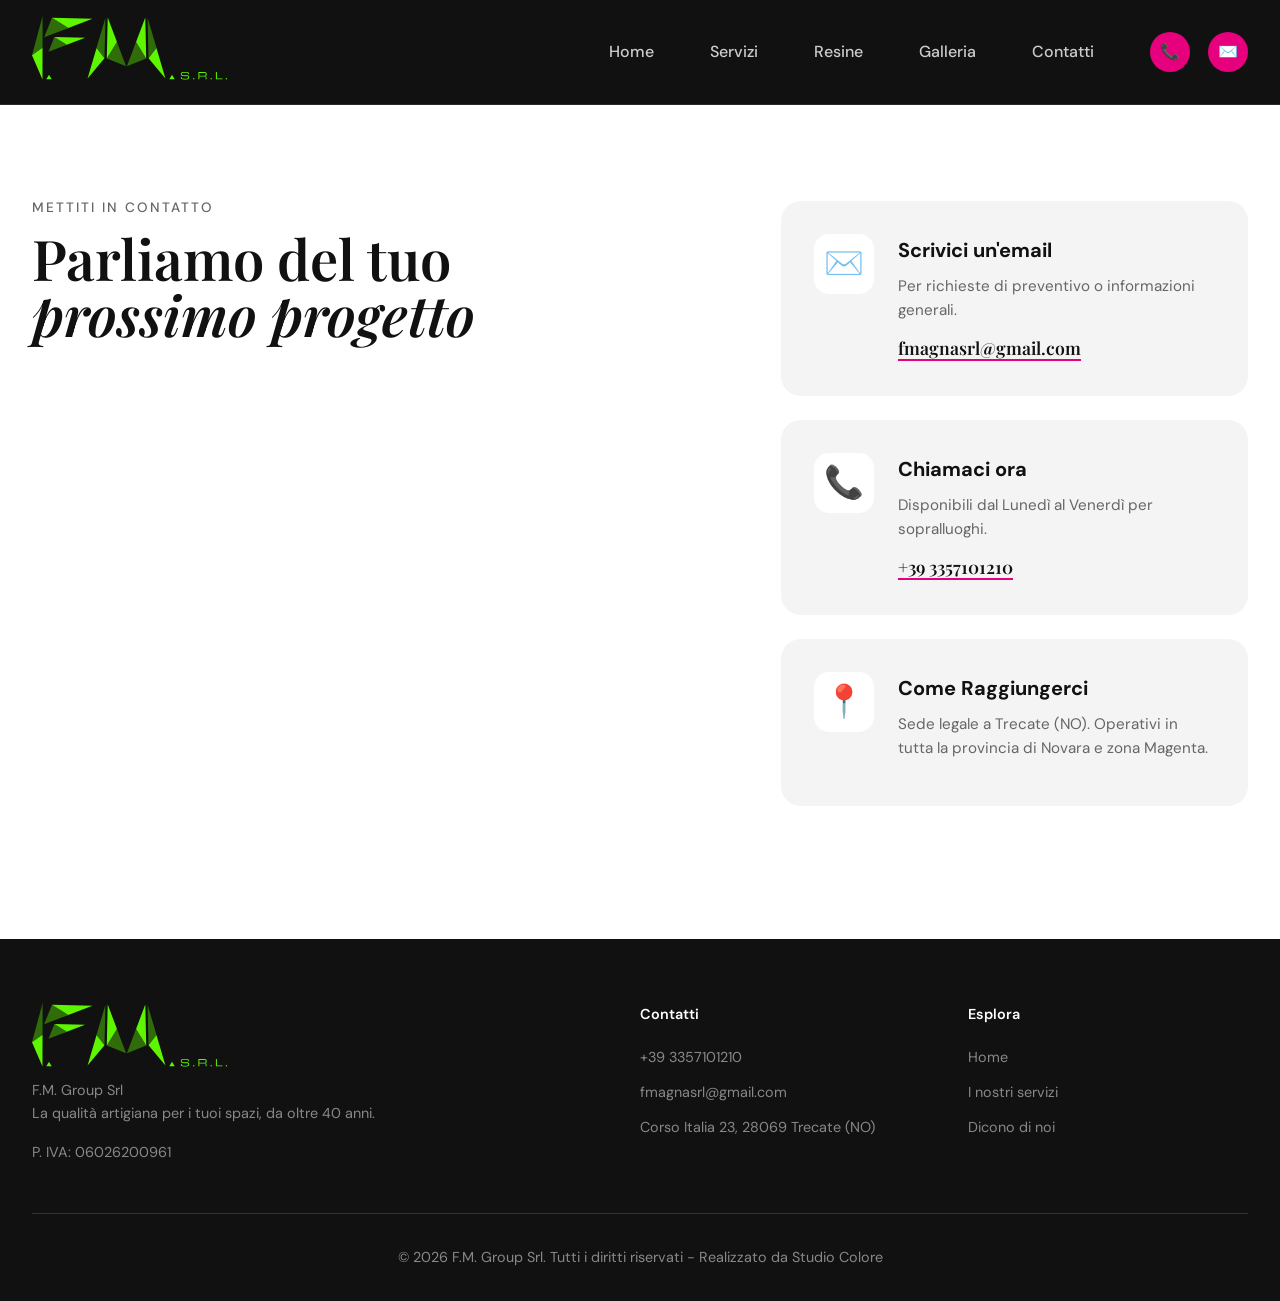
<file: contatti/index.html>
<!doctype html>
<html lang="it">
  <head>
    <meta charset="UTF-8" />
    <meta name="viewport" content="width=device-width, initial-scale=1.0" />
    <title>F.M. Group - Ristrutturazioni e Imbiancature</title>
    <!-- Favicon standard (browser tab + bookmark) -->
    <link
      rel="icon"
      type="image/png"
      href="../public/favicon.png"
      sizes="32x32"
    />
    <link
      rel="icon"
      type="image/png"
      href="../public/favicon.png"
      sizes="16x16"
    />

    <!-- Fallback legacy -->
    <link rel="shortcut icon" href="../public/favicon.png" />

    <!-- Apple iOS (icona quando aggiunto alla Home) -->
    <link rel="apple-touch-icon" href="../public/favicon.png" />

    <!-- Apple meta -->
    <meta name="apple-mobile-web-app-capable" content="yes" />
    <meta name="apple-mobile-web-app-status-bar-style" content="default" />
    <meta name="apple-mobile-web-app-title" content="FM GROUP" />

    <!-- Android / Chrome -->
    <link
      rel="icon"
      type="image/png"
      sizes="192x192"
      href="../public/favicon.png"
    />
    <link
      rel="icon"
      type="image/png"
      sizes="512x512"
      href="../public/favicon.png"
    />

    <!-- Theme color (barra browser mobile) -->
    <meta name="theme-color" content="#ffffff" />
    <link rel="og" href="../public/favicon.png" />

    <link rel="preconnect" href="https://fonts.googleapis.com" />
    <link rel="preconnect" href="https://fonts.gstatic.com" crossorigin />
    <link
      href="https://fonts.googleapis.com/css2?family=DM+Sans:opsz,wght@9..40,400;500;700&family=Playfair+Display:ital,wght@0,400;0,600;0,700;1,400;1,600&display=swap"
      rel="stylesheet"
    />
    <link rel="stylesheet" href="style.css" />
  </head>
  <body>
    <nav>
      <div class="container nav-inner">
        <a href="../">
          <img src="../public/logo.svg" style="height: 64px" />
        </a>

        <button class="menu-toggle" id="menu-toggle" aria-label="Apri menu">
          <span></span>
          <span></span>
          <span></span>
        </button>

        <div class="nav-content" id="nav-content">
          <ul class="nav-links">
            <li><a href="../">Home</a></li>
            <li><a href="../#servizi">Servizi</a></li>
            <li><a href="../resine/">Resine</a></li>
            <li><a href="../galleria/">Galleria</a></li>
            <li><a href="../contatti/">Contatti</a></li>
          </ul>
          <div class="nav-contact">
            <a href="tel:+393357101210" class="icon-link" aria-label="Chiama"
              >📞</a
            >
            <a
              href="mailto:fmagnasrl@gmail.com"
              class="icon-link"
              aria-label="Email"
              >✉️</a
            >
          </div>
        </div>
      </div>
    </nav>

    <main class="contact-page section-padding">
      <div class="container">
        <div class="contact-grid">
          <div class="map-container fade-in-up">
            <span class="label fade-in-up">Mettiti in contatto</span>
            <h1
              class="serif fade-in-up"
              style="font-size: 3.5rem; margin-bottom: 3rem"
            >
              Parliamo del tuo <br /><i>prossimo progetto</i>
            </h1>
            <iframe
              src="https://www.google.com/maps?q=Corso+Italia+23,+28069+Trecate+(NO)&output=embed"
              width="100%"
              height="450"
              style="border: 0"
              allowfullscreen=""
              loading="lazy"
              referrerpolicy="no-referrer-when-downgrade"
            ></iframe>
          </div>

          <div class="contact-info">
            <div class="contact-card fade-in-up" style="transition-delay: 0.1s">
              <div class="contact-card-icon">✉️</div>
              <div class="contact-card-content">
                <h3>Scrivici un'email</h3>
                <p>Per richieste di preventivo o informazioni generali.</p>
                <a href="mailto:fmagnasrl@gmail.com" class="contact-link"
                  >fmagnasrl@gmail.com</a
                >
              </div>
            </div>

            <div class="contact-card fade-in-up" style="transition-delay: 0.2s">
              <div class="contact-card-icon">📞</div>
              <div class="contact-card-content">
                <h3>Chiamaci ora</h3>
                <p>Disponibili dal Lunedì al Venerdì per sopralluoghi.</p>
                <a href="tel:+393357101210" class="contact-link"
                  >+39 3357101210</a
                >
              </div>
            </div>

            <div class="contact-card fade-in-up" style="transition-delay: 0.3s">
              <div class="contact-card-icon">📍</div>
              <div class="contact-card-content">
                <h3>Come Raggiungerci</h3>
                <p>
                  Sede legale a Trecate (NO). Operativi in tutta la provincia di
                  Novara e zona Magenta.
                </p>
              </div>
            </div>
          </div>
        </div>
      </div>
    </main>

    <footer>
      <div class="container">
        <div class="footer-grid">
          <div class="footer-brand">
            <a href="../" class="footer-logo">
              <img src="../public/logo.svg" style="height: 64px" />
            </a>
            <p>
              F.M. Group Srl<br />La qualità artigiana per i tuoi spazi, da oltre 40
              anni.
            </p>
            <p style="margin-top: 1rem">P. IVA: 06026200961</p>
          </div>
          <div class="footer-links">
            <h4>Contatti</h4>
            <ul>
              <li><a href="tel:+393357101210">+39 3357101210</a></li>
              <li>
                <a href="mailto:fmagnasrl@gmail.com"
                  >fmagnasrl@gmail.com</a
                >
              </li>
              <li>
                <a
                  href="https://www.google.com/maps/search/?api=1&query=Corso+Italia+23%2C+28069+Trecate+(NO)"
                  target="_blank"
                >
                  Corso Italia 23, 28069 Trecate (NO)
                </a>
              </li>
            </ul>
          </div>
          <div class="footer-links">
            <h4>Esplora</h4>
            <ul>
              <li><a href="../">Home</a></li>
              <li><a href="../#servizi">I nostri servizi</a></li>
              <li><a href="../#dicono-di-noi">Dicono di noi</a></li>
            </ul>
          </div>
        </div>
        <div class="footer-bottom">
          <p>
            &copy; 2026 F.M. Group Srl. Tutti i diritti riservati - Realizzato da
            <a href="https://www.studiocolore.it" target="_blank"
              >Studio Colore</a
            >
          </p>
        </div>
      </div>
    </footer>

    <script src="script.js"></script>
  </body>
</html>
</file>
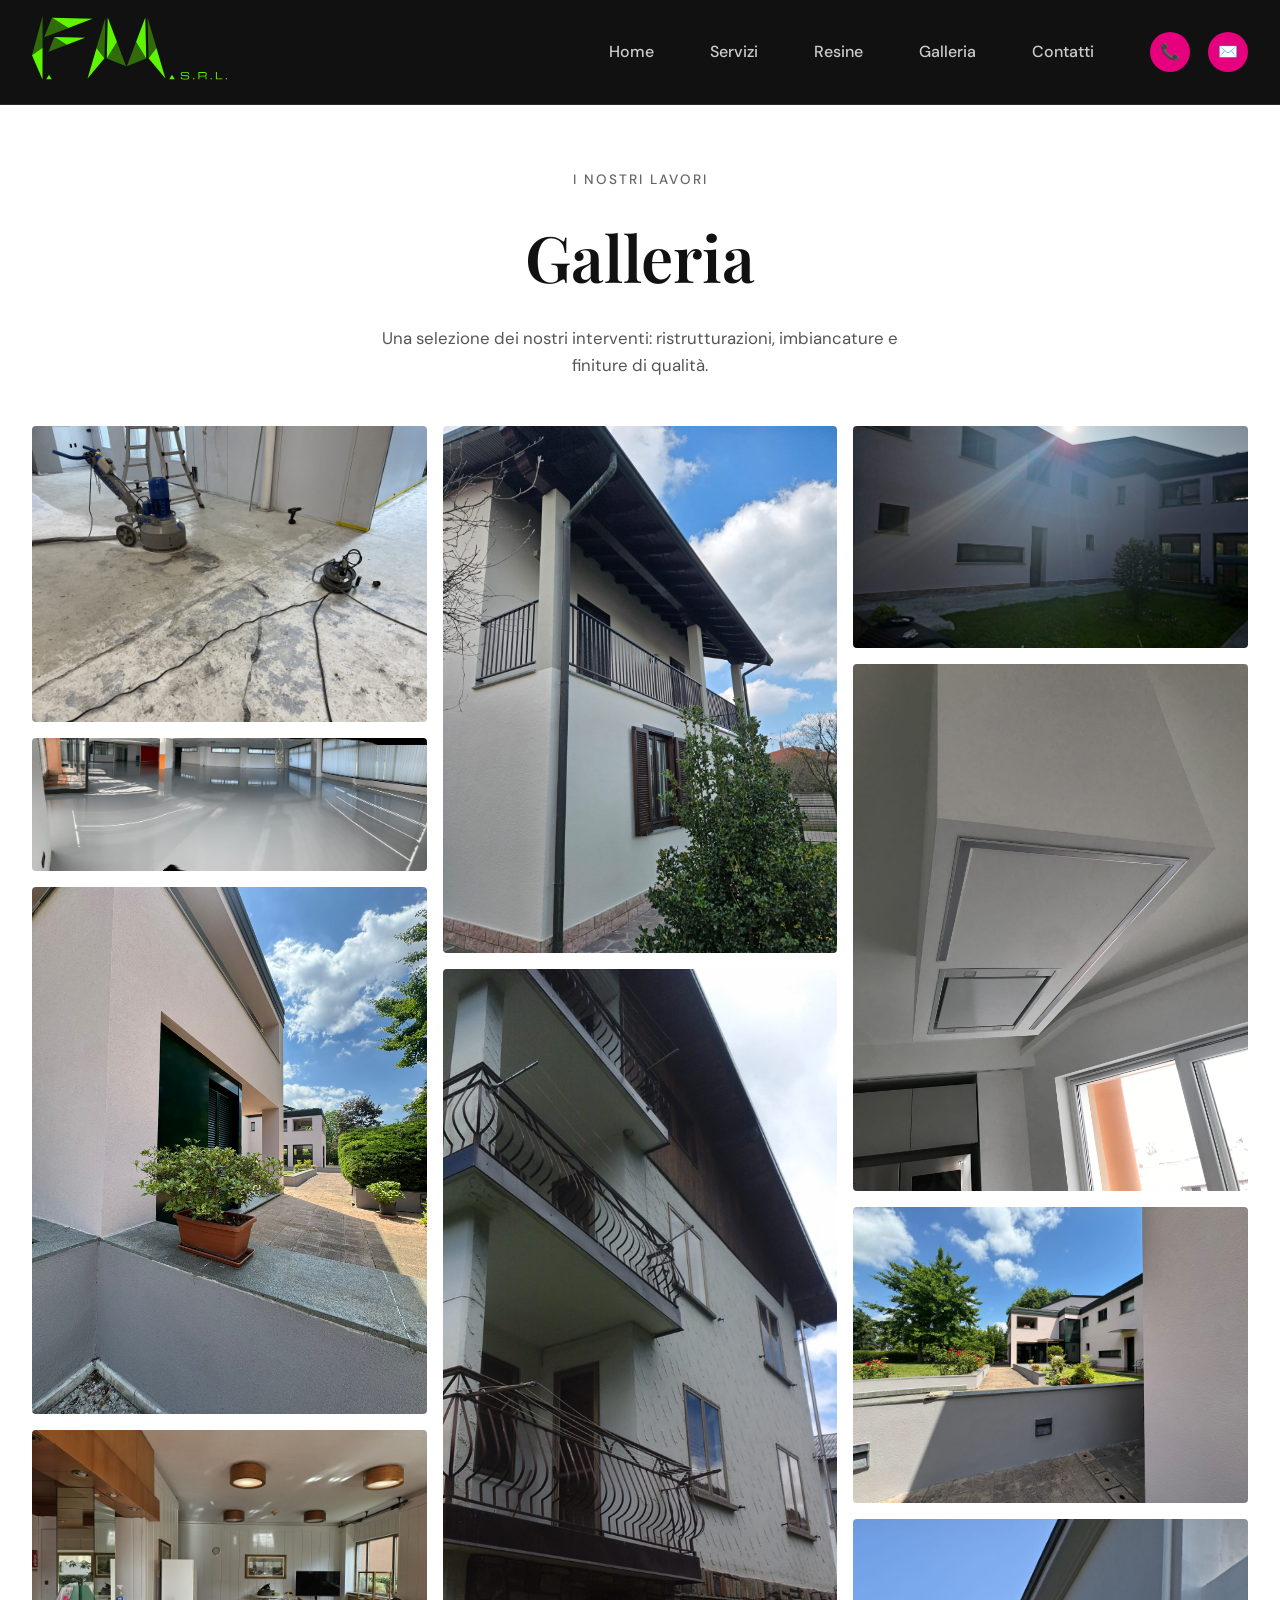
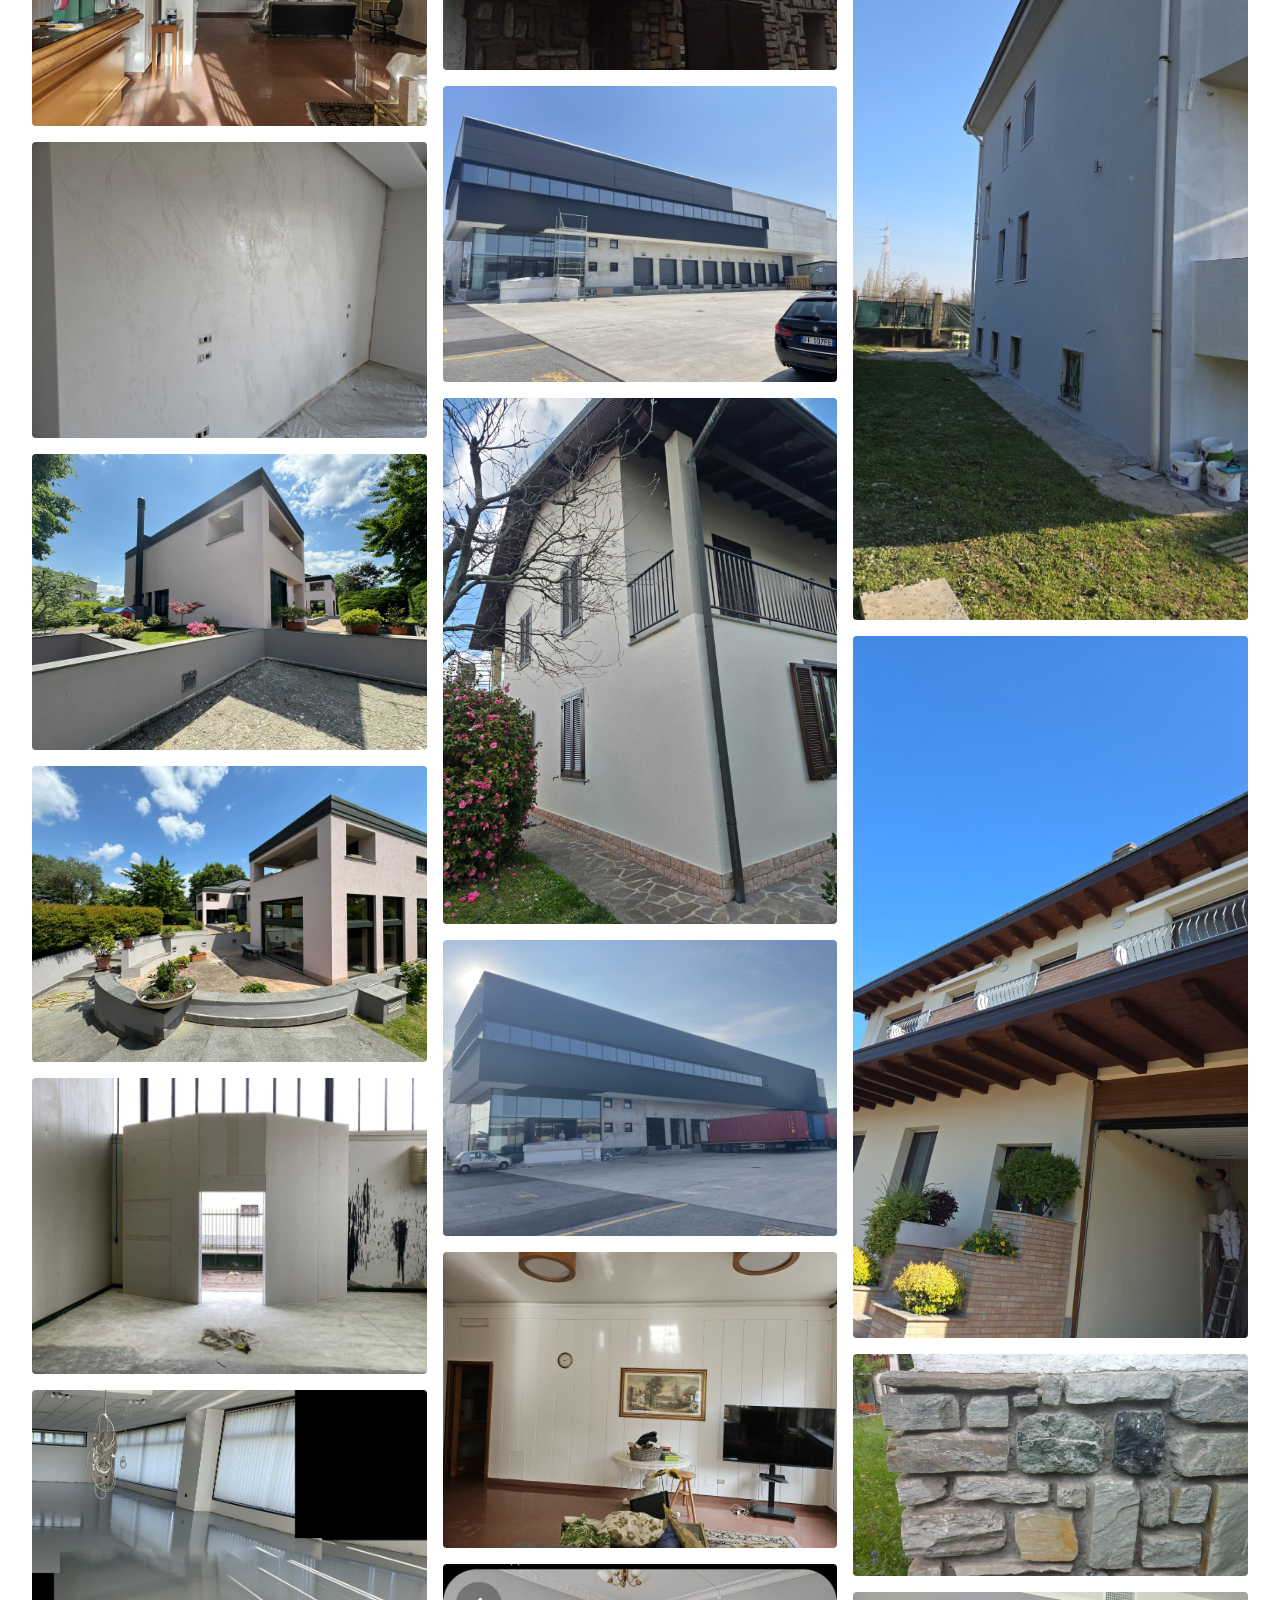
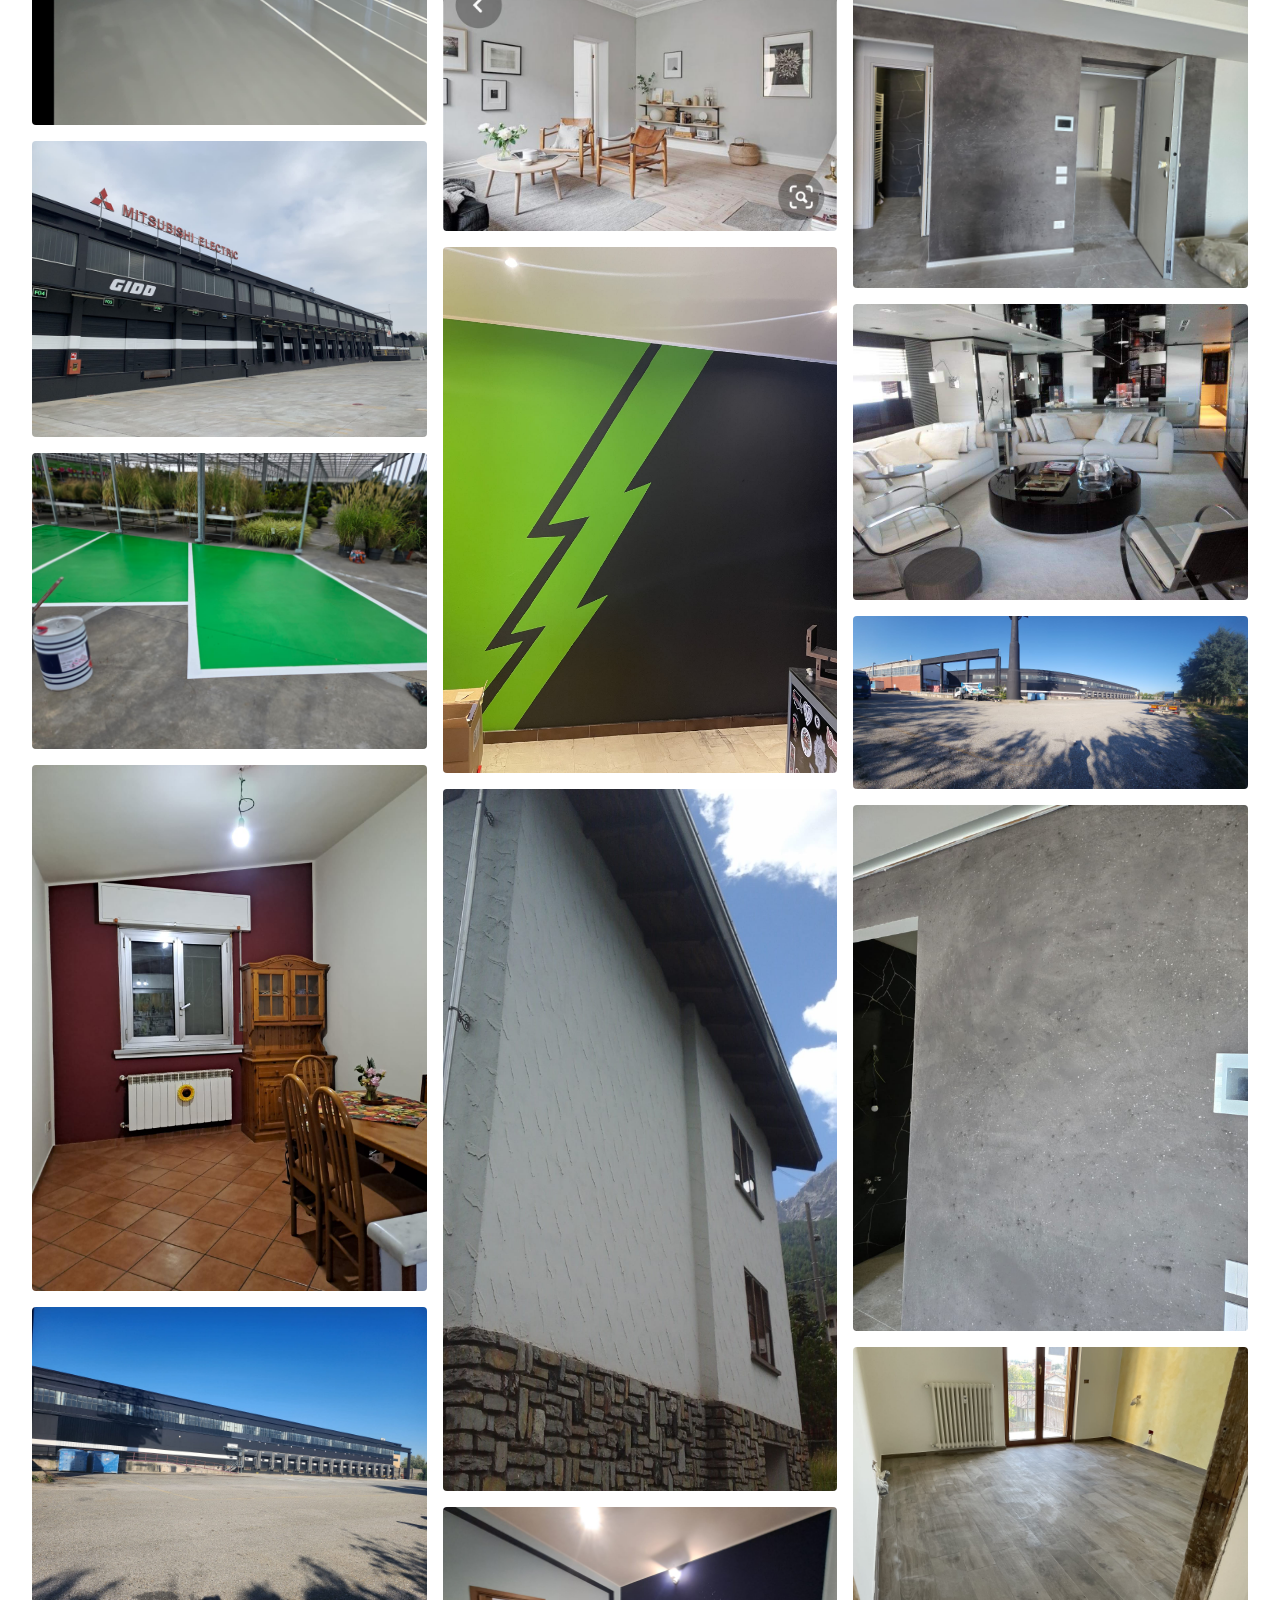
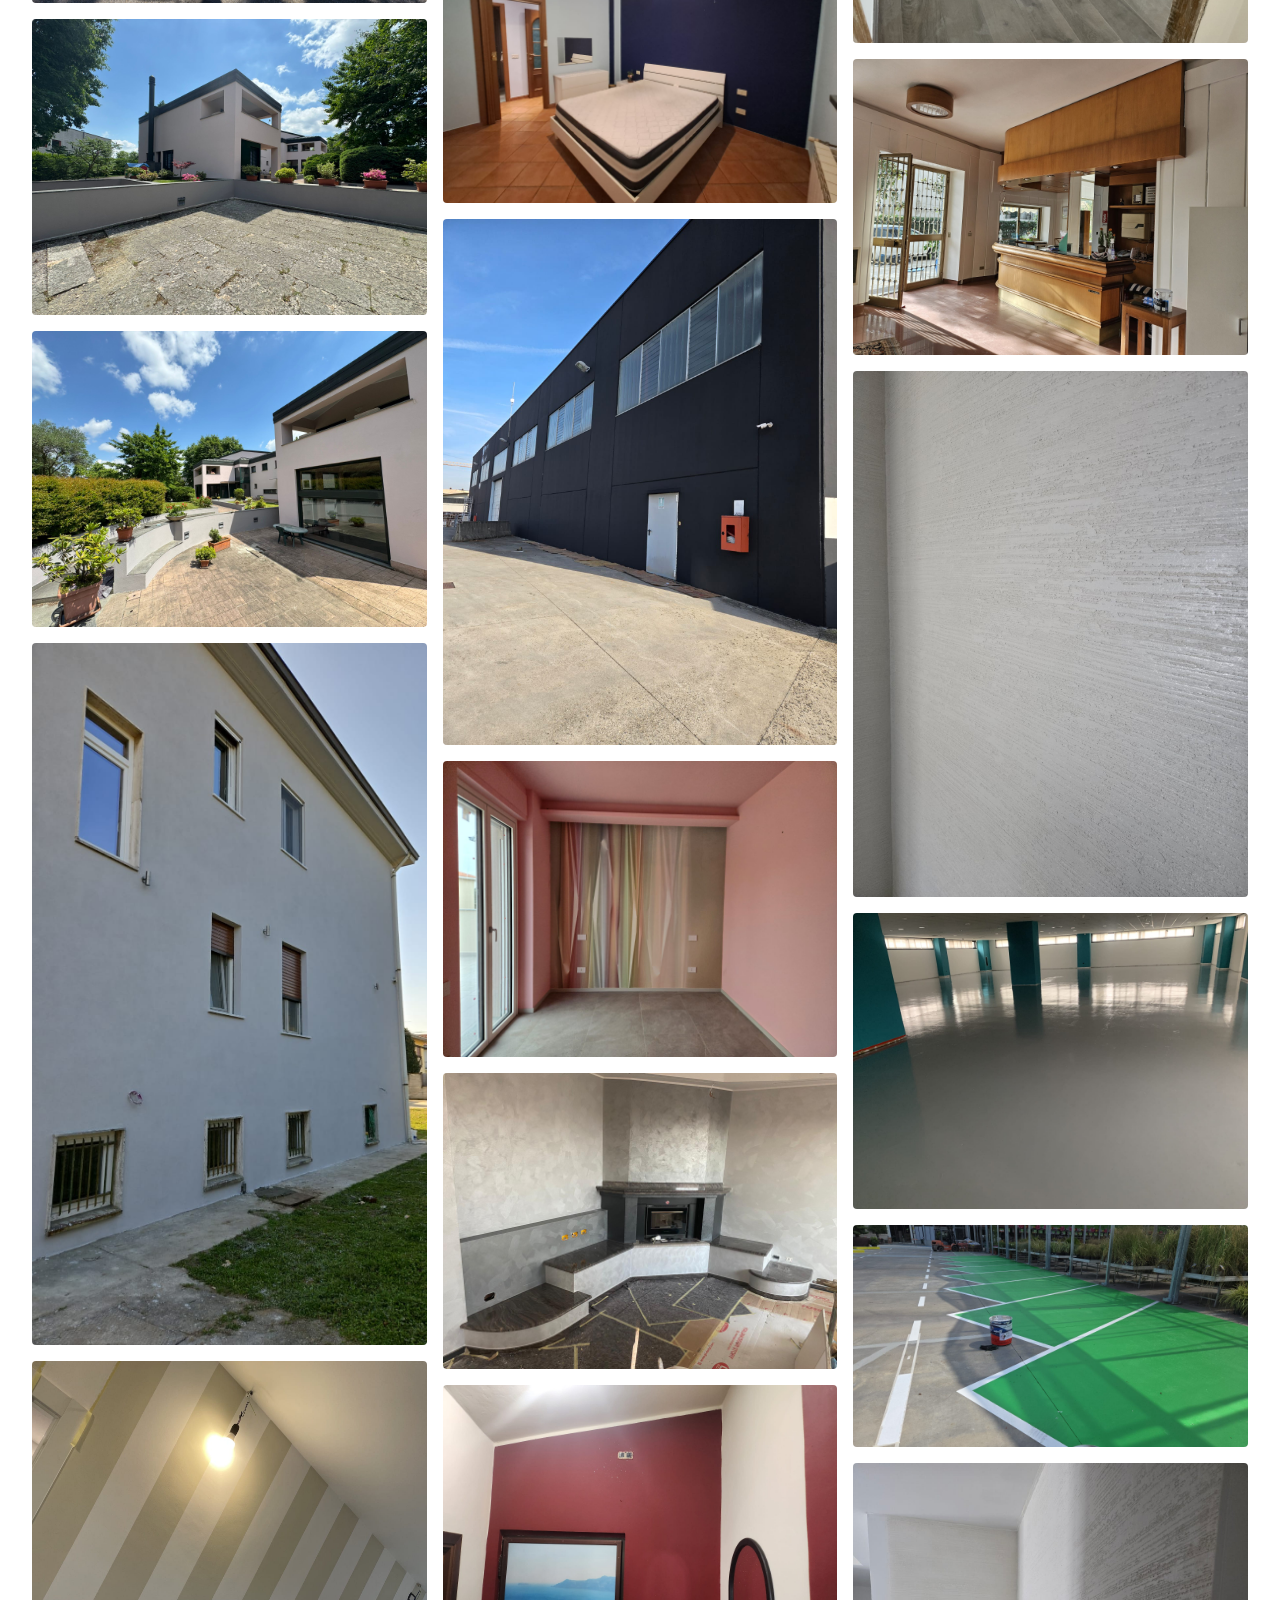
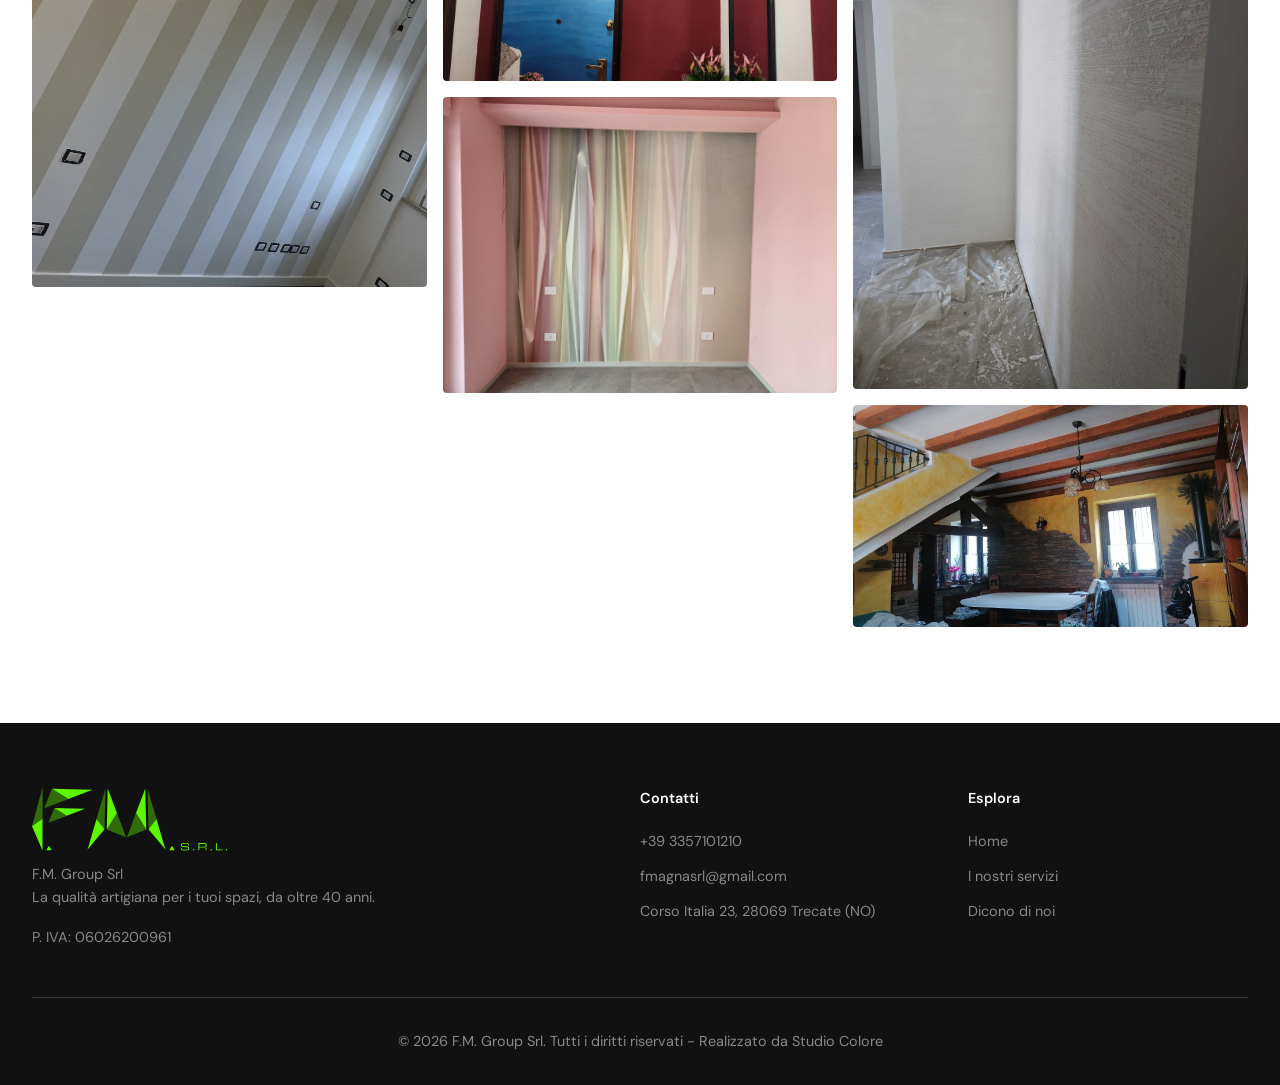
<file: galleria/index.html>
<!doctype html>
<html lang="it">
  <head>
    <meta charset="UTF-8" />
    <meta name="viewport" content="width=device-width, initial-scale=1.0" />
    <title>F.M. Group - Ristrutturazioni e Imbiancature</title>
    <!-- Favicon standard (browser tab + bookmark) -->
    <link
      rel="icon"
      type="image/png"
      href="../public/favicon.png"
      sizes="32x32"
    />
    <link
      rel="icon"
      type="image/png"
      href="../public/favicon.png"
      sizes="16x16"
    />

    <!-- Fallback legacy -->
    <link rel="shortcut icon" href="../public/favicon.png" />

    <!-- Apple iOS (icona quando aggiunto alla Home) -->
    <link rel="apple-touch-icon" href="../public/favicon.png" />

    <!-- Apple meta -->
    <meta name="apple-mobile-web-app-capable" content="yes" />
    <meta name="apple-mobile-web-app-status-bar-style" content="default" />
    <meta name="apple-mobile-web-app-title" content="FM GROUP" />

    <!-- Android / Chrome -->
    <link
      rel="icon"
      type="image/png"
      sizes="192x192"
      href="../public/favicon.png"
    />
    <link
      rel="icon"
      type="image/png"
      sizes="512x512"
      href="../public/favicon.png"
    />

    <!-- Theme color (barra browser mobile) -->
    <meta name="theme-color" content="#ffffff" />
    <link rel="og" href="../public/favicon.png" />

    <link rel="preconnect" href="https://fonts.googleapis.com" />
    <link rel="preconnect" href="https://fonts.gstatic.com" crossorigin />
    <link
      href="https://fonts.googleapis.com/css2?family=DM+Sans:opsz,wght@9..40,400;500;700&family=Playfair+Display:ital,wght@0,400;0,600;0,700;1,400;1,600&display=swap"
      rel="stylesheet"
    />
    <link rel="stylesheet" href="style.css" />
  </head>
  <body>
    <nav>
      <div class="container nav-inner">
        <a href="../">
          <img src="../public/logo.svg" style="height: 64px" />
        </a>

        <button class="menu-toggle" id="menu-toggle" aria-label="Apri menu">
          <span></span>
          <span></span>
          <span></span>
        </button>

        <div class="nav-content" id="nav-content">
          <ul class="nav-links">
            <li><a href="../">Home</a></li>
            <li><a href="../#servizi">Servizi</a></li>
            <li><a href="../resine/">Resine</a></li>
            <li><a href="../galleria/">Galleria</a></li>
            <li><a href="../contatti/">Contatti</a></li>
          </ul>
          <div class="nav-contact">
            <a href="tel:+393357101210" class="icon-link" aria-label="Chiama"
              >📞</a
            >
            <a
              href="mailto:fmagnasrl@gmail.com"
              class="icon-link"
              aria-label="Email"
              >✉️</a
            >
          </div>
        </div>
      </div>
    </nav>
    <main class="gallery">
      <div class="gallery-header container">
        <span class="label">I nostri lavori</span>
        <h1>Galleria</h1>
        <p>
          Una selezione dei nostri interventi: ristrutturazioni, imbiancature e
          finiture di qualità.
        </p>
      </div>

      <div class="gallery-columns container">
        <div class="gallery-item">
          <img
            src="../public/whatsapp/WhatsApp Image 2026-04-04 at 18.03.16 (1).jpeg"
            alt="Lavoro FM Group"
            loading="lazy"
          />
        </div>
        <div class="gallery-item">
          <img
            src="../public/whatsapp/WhatsApp Image 2026-04-04 at 18.03.16 (2).jpeg"
            alt="Lavoro FM Group"
            loading="lazy"
          />
        </div>
        <div class="gallery-item">
          <img
            src="../public/whatsapp/WhatsApp Image 2026-04-04 at 18.03.16.jpeg"
            alt="Lavoro FM Group"
            loading="lazy"
          />
        </div>
        <div class="gallery-item">
          <img
            src="../public/whatsapp/WhatsApp Image 2026-04-04 at 18.03.17 (1).jpeg"
            alt="Lavoro FM Group"
            loading="lazy"
          />
        </div>
        <div class="gallery-item">
          <img
            src="../public/whatsapp/WhatsApp Image 2026-04-04 at 18.03.17 (2).jpeg"
            alt="Lavoro FM Group"
            loading="lazy"
          />
        </div>
        <div class="gallery-item">
          <img
            src="../public/whatsapp/WhatsApp Image 2026-04-04 at 18.03.17 (3).jpeg"
            alt="Lavoro FM Group"
            loading="lazy"
          />
        </div>
        <div class="gallery-item">
          <img
            src="../public/whatsapp/WhatsApp Image 2026-04-04 at 18.03.17 (4).jpeg"
            alt="Lavoro FM Group"
            loading="lazy"
          />
        </div>
        <div class="gallery-item">
          <img
            src="../public/whatsapp/WhatsApp Image 2026-04-04 at 18.03.17 (5).jpeg"
            alt="Lavoro FM Group"
            loading="lazy"
          />
        </div>
        <div class="gallery-item">
          <img
            src="../public/whatsapp/WhatsApp Image 2026-04-04 at 18.03.17.jpeg"
            alt="Lavoro FM Group"
            loading="lazy"
          />
        </div>
        <div class="gallery-item">
          <img
            src="../public/whatsapp/WhatsApp Image 2026-04-04 at 18.03.18 (1).jpeg"
            alt="Lavoro FM Group"
            loading="lazy"
          />
        </div>
        <div class="gallery-item">
          <img
            src="../public/whatsapp/WhatsApp Image 2026-04-04 at 18.03.18 (2).jpeg"
            alt="Lavoro FM Group"
            loading="lazy"
          />
        </div>
        <div class="gallery-item">
          <img
            src="../public/whatsapp/WhatsApp Image 2026-04-04 at 18.03.18 (3).jpeg"
            alt="Lavoro FM Group"
            loading="lazy"
          />
        </div>
        <div class="gallery-item">
          <img
            src="../public/whatsapp/WhatsApp Image 2026-04-04 at 18.03.18 (4).jpeg"
            alt="Lavoro FM Group"
            loading="lazy"
          />
        </div>
        <div class="gallery-item">
          <img
            src="../public/whatsapp/WhatsApp Image 2026-04-04 at 18.03.18.jpeg"
            alt="Lavoro FM Group"
            loading="lazy"
          />
        </div>
        <div class="gallery-item">
          <img
            src="../public/whatsapp/WhatsApp Image 2026-04-04 at 18.03.19 (1).jpeg"
            alt="Lavoro FM Group"
            loading="lazy"
          />
        </div>
        <div class="gallery-item">
          <img
            src="../public/whatsapp/WhatsApp Image 2026-04-04 at 18.03.19 (2).jpeg"
            alt="Lavoro FM Group"
            loading="lazy"
          />
        </div>
        <div class="gallery-item">
          <img
            src="../public/whatsapp/WhatsApp Image 2026-04-04 at 18.03.19 (3).jpeg"
            alt="Lavoro FM Group"
            loading="lazy"
          />
        </div>
        <div class="gallery-item">
          <img
            src="../public/whatsapp/WhatsApp Image 2026-04-04 at 18.03.19 (4).jpeg"
            alt="Lavoro FM Group"
            loading="lazy"
          />
        </div>
        <div class="gallery-item">
          <img
            src="../public/whatsapp/WhatsApp Image 2026-04-04 at 18.03.19.jpeg"
            alt="Lavoro FM Group"
            loading="lazy"
          />
        </div>
        <div class="gallery-item">
          <img
            src="../public/whatsapp/WhatsApp Image 2026-04-04 at 18.03.20 (1).jpeg"
            alt="Lavoro FM Group"
            loading="lazy"
          />
        </div>
        <div class="gallery-item">
          <img
            src="../public/whatsapp/WhatsApp Image 2026-04-04 at 18.03.20 (2).jpeg"
            alt="Lavoro FM Group"
            loading="lazy"
          />
        </div>
        <div class="gallery-item">
          <img
            src="../public/whatsapp/WhatsApp Image 2026-04-04 at 18.03.20 (3).jpeg"
            alt="Lavoro FM Group"
            loading="lazy"
          />
        </div>
        <div class="gallery-item">
          <img
            src="../public/whatsapp/WhatsApp Image 2026-04-04 at 18.03.20 (4).jpeg"
            alt="Lavoro FM Group"
            loading="lazy"
          />
        </div>
        <div class="gallery-item">
          <img
            src="../public/whatsapp/WhatsApp Image 2026-04-04 at 18.03.20.jpeg"
            alt="Lavoro FM Group"
            loading="lazy"
          />
        </div>
        <div class="gallery-item">
          <img
            src="../public/whatsapp/WhatsApp Image 2026-04-04 at 18.03.21 (1).jpeg"
            alt="Lavoro FM Group"
            loading="lazy"
          />
        </div>
        <div class="gallery-item">
          <img
            src="../public/whatsapp/WhatsApp Image 2026-04-04 at 18.03.21 (2).jpeg"
            alt="Lavoro FM Group"
            loading="lazy"
          />
        </div>
        <div class="gallery-item">
          <img
            src="../public/whatsapp/WhatsApp Image 2026-04-04 at 18.03.21 (3).jpeg"
            alt="Lavoro FM Group"
            loading="lazy"
          />
        </div>
        <div class="gallery-item">
          <img
            src="../public/whatsapp/WhatsApp Image 2026-04-04 at 18.03.21 (4).jpeg"
            alt="Lavoro FM Group"
            loading="lazy"
          />
        </div>
        <div class="gallery-item">
          <img
            src="../public/whatsapp/WhatsApp Image 2026-04-04 at 18.03.21.jpeg"
            alt="Lavoro FM Group"
            loading="lazy"
          />
        </div>
        <div class="gallery-item">
          <img
            src="../public/whatsapp/WhatsApp Image 2026-04-04 at 18.03.22 (1).jpeg"
            alt="Lavoro FM Group"
            loading="lazy"
          />
        </div>
        <div class="gallery-item">
          <img
            src="../public/whatsapp/WhatsApp Image 2026-04-04 at 18.03.22 (2).jpeg"
            alt="Lavoro FM Group"
            loading="lazy"
          />
        </div>
        <div class="gallery-item">
          <img
            src="../public/whatsapp/WhatsApp Image 2026-04-04 at 18.03.22 (3).jpeg"
            alt="Lavoro FM Group"
            loading="lazy"
          />
        </div>
        <div class="gallery-item">
          <img
            src="../public/whatsapp/WhatsApp Image 2026-04-04 at 18.03.22 (4).jpeg"
            alt="Lavoro FM Group"
            loading="lazy"
          />
        </div>
        <div class="gallery-item">
          <img
            src="../public/whatsapp/WhatsApp Image 2026-04-04 at 18.03.22.jpeg"
            alt="Lavoro FM Group"
            loading="lazy"
          />
        </div>
        <div class="gallery-item">
          <img
            src="../public/whatsapp/WhatsApp Image 2026-04-04 at 18.03.23 (1).jpeg"
            alt="Lavoro FM Group"
            loading="lazy"
          />
        </div>
        <div class="gallery-item">
          <img
            src="../public/whatsapp/WhatsApp Image 2026-04-04 at 18.03.23 (2).jpeg"
            alt="Lavoro FM Group"
            loading="lazy"
          />
        </div>
        <div class="gallery-item">
          <img
            src="../public/whatsapp/WhatsApp Image 2026-04-04 at 18.03.23 (3).jpeg"
            alt="Lavoro FM Group"
            loading="lazy"
          />
        </div>
        <div class="gallery-item">
          <img
            src="../public/whatsapp/WhatsApp Image 2026-04-04 at 18.03.23 (4).jpeg"
            alt="Lavoro FM Group"
            loading="lazy"
          />
        </div>
        <div class="gallery-item">
          <img
            src="../public/whatsapp/WhatsApp Image 2026-04-04 at 18.03.23.jpeg"
            alt="Lavoro FM Group"
            loading="lazy"
          />
        </div>
        <div class="gallery-item">
          <img
            src="../public/whatsapp/WhatsApp Image 2026-04-04 at 18.03.24 (1).jpeg"
            alt="Lavoro FM Group"
            loading="lazy"
          />
        </div>
        <div class="gallery-item">
          <img
            src="../public/whatsapp/WhatsApp Image 2026-04-04 at 18.03.24 (2).jpeg"
            alt="Lavoro FM Group"
            loading="lazy"
          />
        </div>
        <div class="gallery-item">
          <img
            src="../public/whatsapp/WhatsApp Image 2026-04-04 at 18.03.24 (3).jpeg"
            alt="Lavoro FM Group"
            loading="lazy"
          />
        </div>
        <div class="gallery-item">
          <img
            src="../public/whatsapp/WhatsApp Image 2026-04-04 at 18.03.24 (4).jpeg"
            alt="Lavoro FM Group"
            loading="lazy"
          />
        </div>
        <div class="gallery-item">
          <img
            src="../public/whatsapp/WhatsApp Image 2026-04-04 at 18.03.24.jpeg"
            alt="Lavoro FM Group"
            loading="lazy"
          />
        </div>
        <div class="gallery-item">
          <img
            src="../public/whatsapp/WhatsApp Image 2026-04-04 at 18.03.25 (1).jpeg"
            alt="Lavoro FM Group"
            loading="lazy"
          />
        </div>
        <div class="gallery-item">
          <img
            src="../public/whatsapp/WhatsApp Image 2026-04-04 at 18.03.25 (2).jpeg"
            alt="Lavoro FM Group"
            loading="lazy"
          />
        </div>
        <div class="gallery-item">
          <img
            src="../public/whatsapp/WhatsApp Image 2026-04-04 at 18.03.25 (3).jpeg"
            alt="Lavoro FM Group"
            loading="lazy"
          />
        </div>
        <div class="gallery-item">
          <img
            src="../public/whatsapp/WhatsApp Image 2026-04-04 at 18.03.25.jpeg"
            alt="Lavoro FM Group"
            loading="lazy"
          />
        </div>
        <div class="gallery-item">
          <img
            src="../public/whatsapp/WhatsApp Image 2026-04-04 at 18.03.26.jpeg"
            alt="Lavoro FM Group"
            loading="lazy"
          />
        </div>
      </div>
    </main>
    <footer>
      <div class="container">
        <div class="footer-grid">
          <div class="footer-brand">
            <a href="../" class="footer-logo">
              <img src="../public/logo.svg" style="height: 64px" />
            </a>
            <p>
              F.M. Group Srl<br />La qualità artigiana per i tuoi spazi, da oltre 40
              anni.
            </p>
            <p style="margin-top: 1rem">P. IVA: 06026200961</p>
          </div>
          <div class="footer-links">
            <h4>Contatti</h4>
            <ul>
              <li><a href="tel:+393357101210">+39 3357101210</a></li>
              <li>
                <a href="mailto:fmagnasrl@gmail.com"
                  >fmagnasrl@gmail.com</a
                >
              </li>
              <li>
                <a
                  href="https://www.google.com/maps/search/?api=1&query=Corso+Italia+23%2C+28069+Trecate+(NO)"
                  target="_blank"
                >
                  Corso Italia 23, 28069 Trecate (NO)
                </a>
              </li>
            </ul>
          </div>
          <div class="footer-links">
            <h4>Esplora</h4>
            <ul>
              <li><a href="../">Home</a></li>
              <li><a href="../#servizi">I nostri servizi</a></li>
              <li><a href="../#dicono-di-noi">Dicono di noi</a></li>
            </ul>
          </div>
        </div>
        <div class="footer-bottom">
          <p>
            &copy; 2026 F.M. Group Srl. Tutti i diritti riservati - Realizzato da
            <a href="https://www.studiocolore.it" target="_blank"
              >Studio Colore</a
            >
          </p>
        </div>
      </div>
    </footer>

    <script src="script.js"></script>
  </body>
</html>
</file>
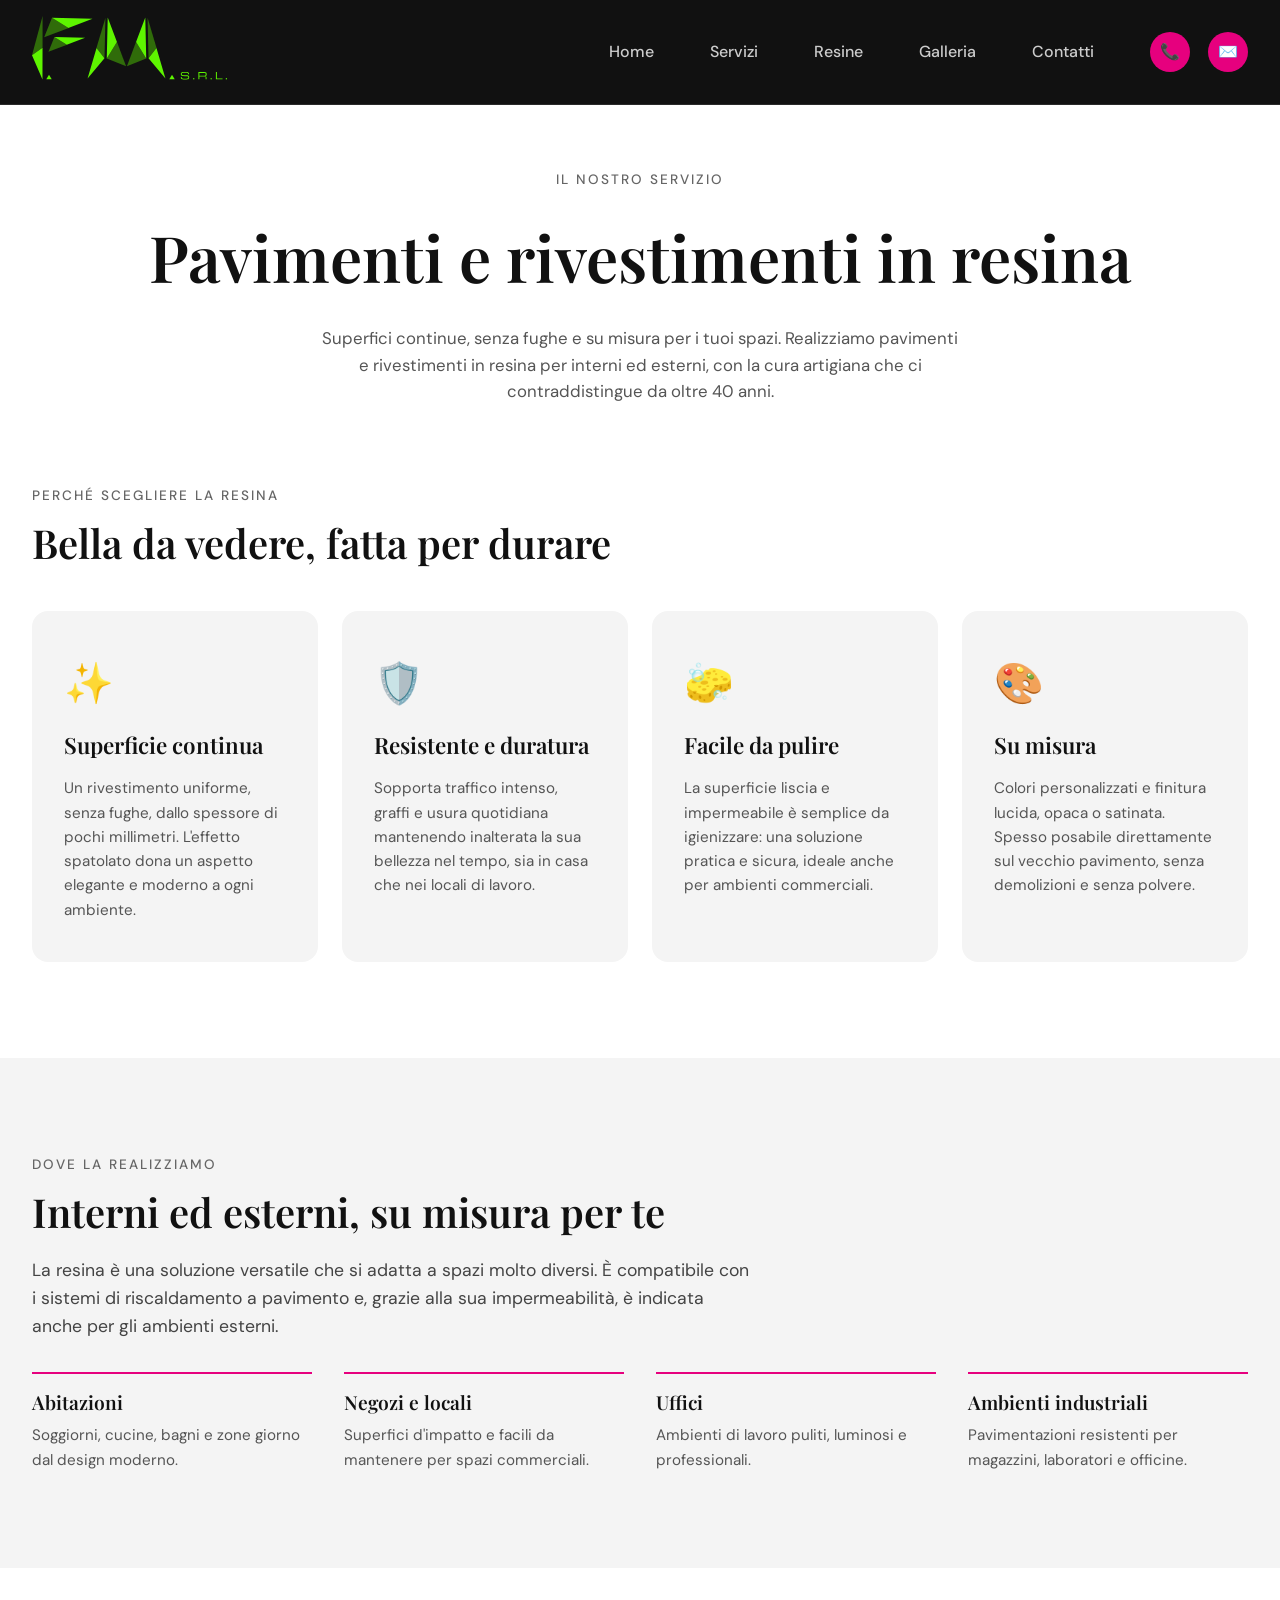
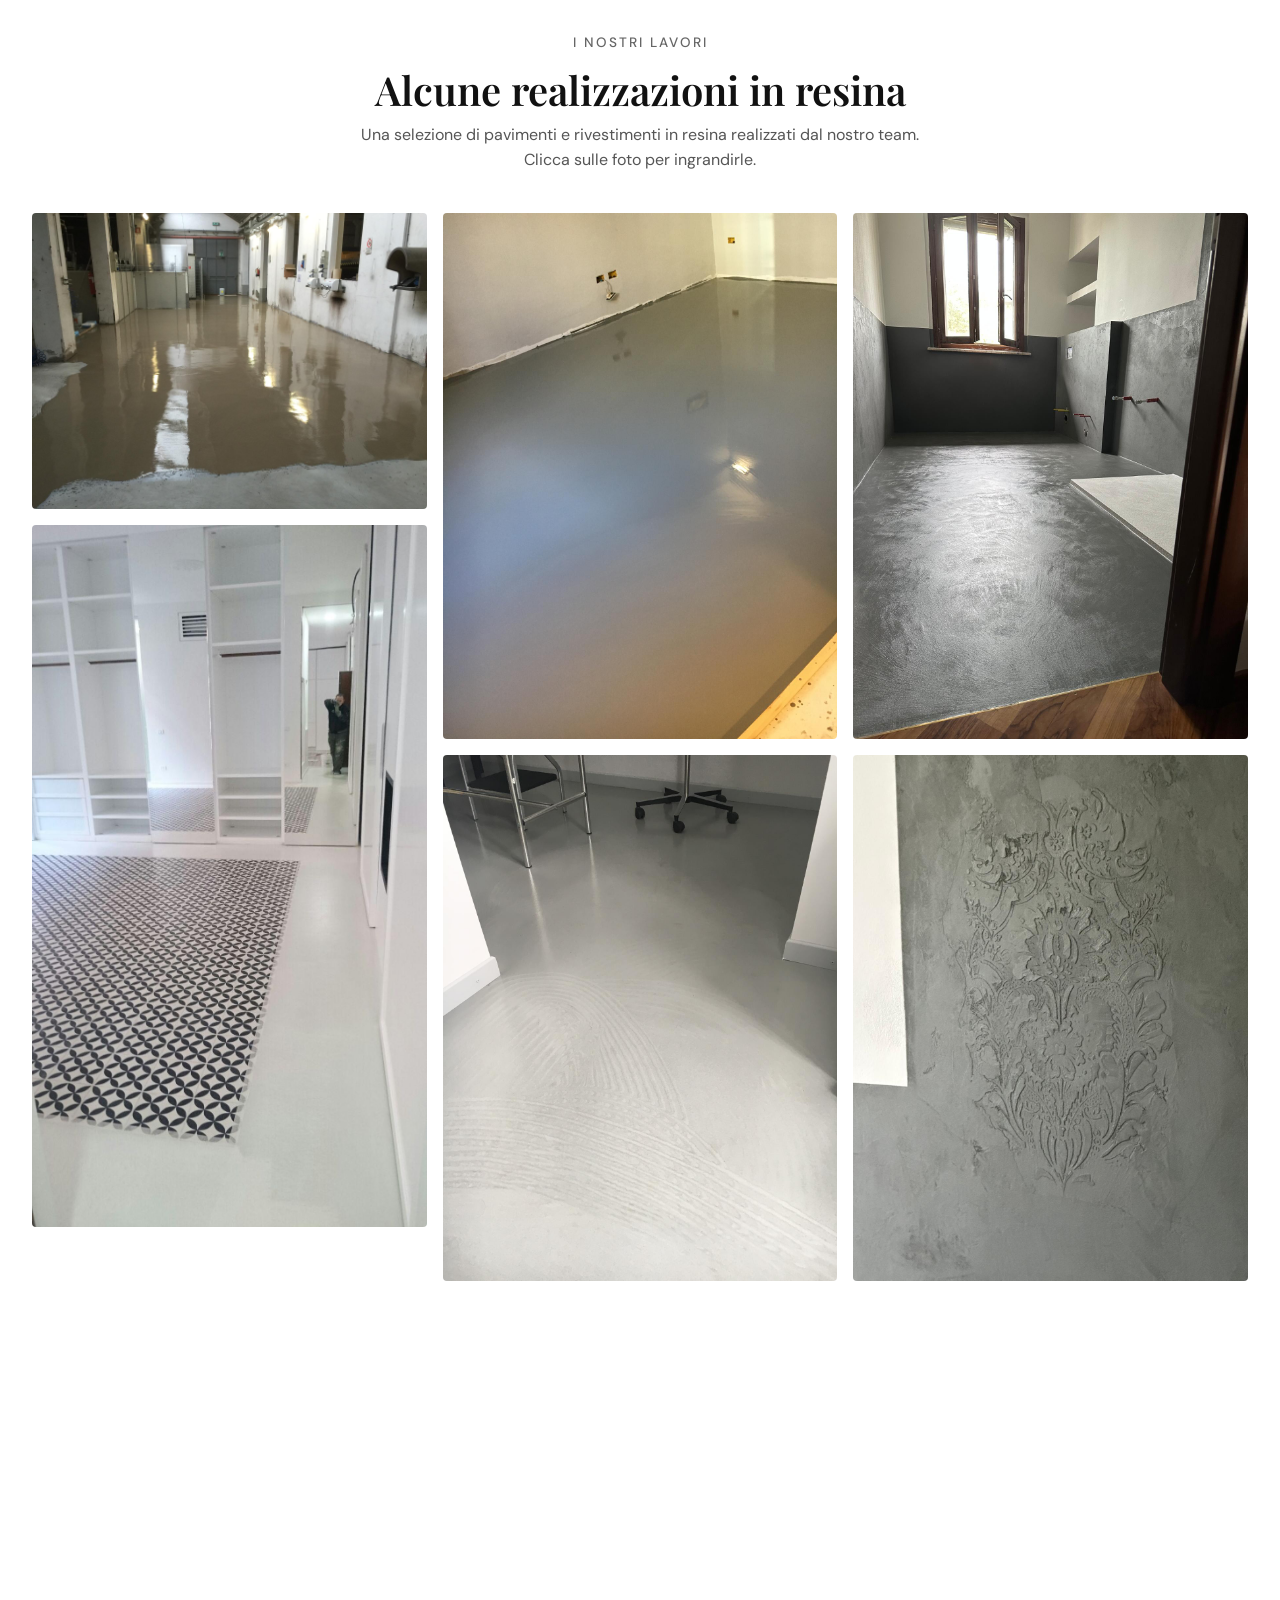
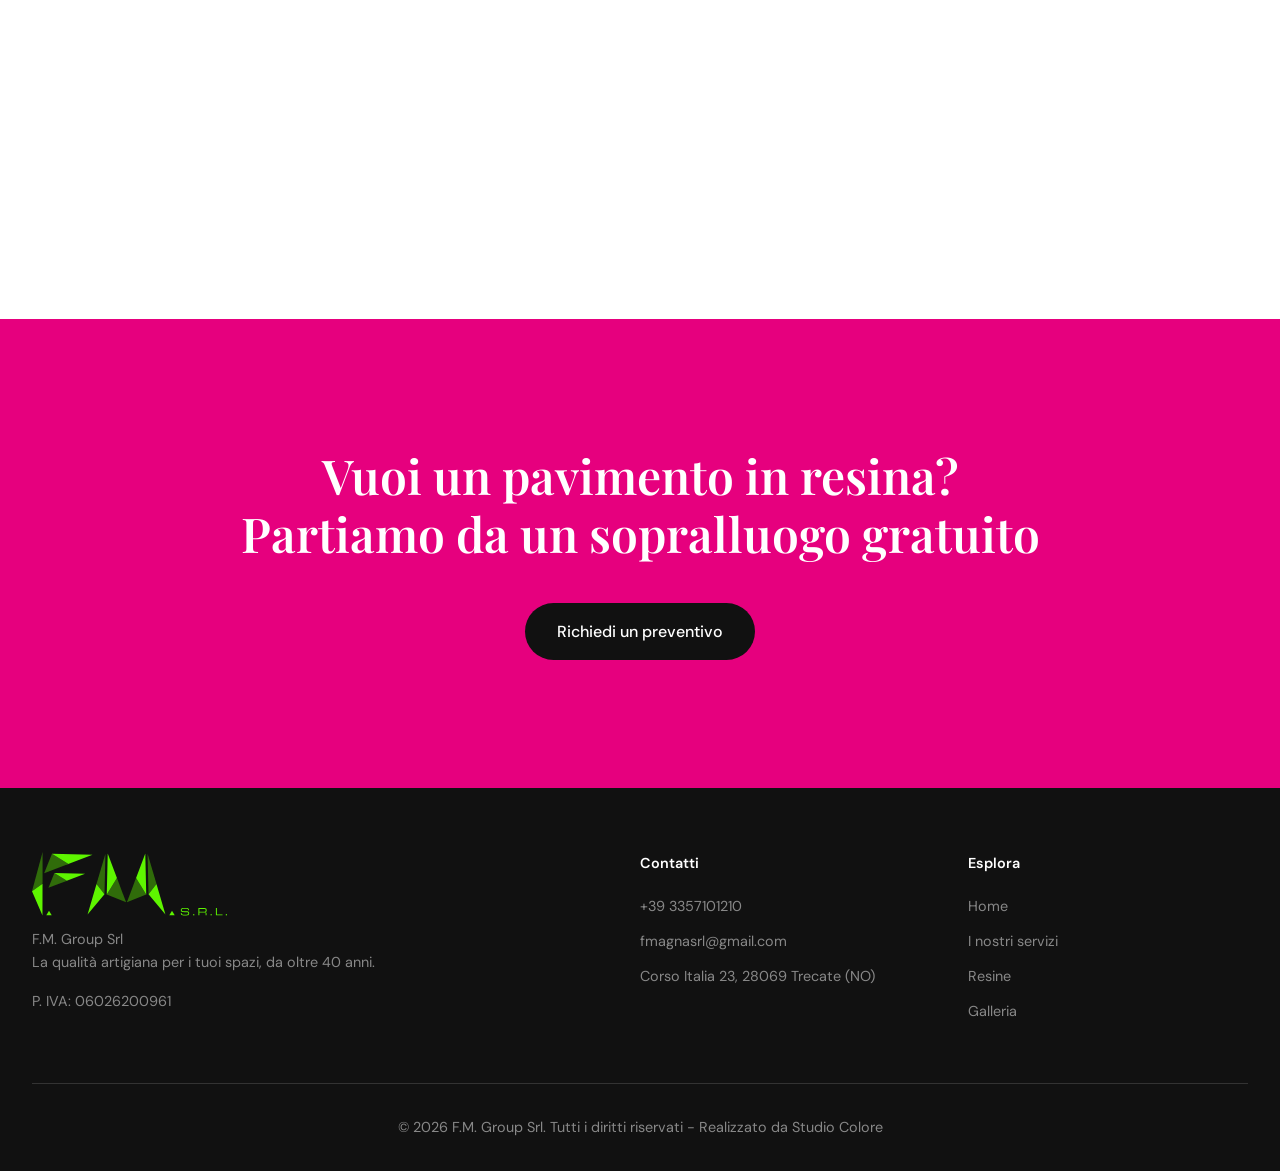
<file: resine/index.html>
<!doctype html>
<html lang="it">
  <head>
    <meta charset="UTF-8" />
    <meta name="viewport" content="width=device-width, initial-scale=1.0" />
    <title>Pavimenti in resina | F.M. Group Srl - Imbiancature e Ristrutturazioni</title>
    <meta
      name="description"
      content="Pavimenti e rivestimenti in resina per interni ed esterni a Trecate e provincia di Novara. Superfici continue senza fughe, resistenti e su misura, realizzate da F.M. Group Srl con oltre 40 anni di esperienza."
    />
    <!-- Favicon standard (browser tab + bookmark) -->
    <link
      rel="icon"
      type="image/png"
      href="../public/favicon.png"
      sizes="32x32"
    />
    <link
      rel="icon"
      type="image/png"
      href="../public/favicon.png"
      sizes="16x16"
    />

    <!-- Fallback legacy -->
    <link rel="shortcut icon" href="../public/favicon.png" />

    <!-- Apple iOS (icona quando aggiunto alla Home) -->
    <link rel="apple-touch-icon" href="../public/favicon.png" />

    <!-- Apple meta -->
    <meta name="apple-mobile-web-app-capable" content="yes" />
    <meta name="apple-mobile-web-app-status-bar-style" content="default" />
    <meta name="apple-mobile-web-app-title" content="FM GROUP" />

    <!-- Android / Chrome -->
    <link
      rel="icon"
      type="image/png"
      sizes="192x192"
      href="../public/favicon.png"
    />
    <link
      rel="icon"
      type="image/png"
      sizes="512x512"
      href="../public/favicon.png"
    />

    <!-- Theme color (barra browser mobile) -->
    <meta name="theme-color" content="#ffffff" />
    <link rel="og" href="../public/favicon.png" />

    <link rel="preconnect" href="https://fonts.googleapis.com" />
    <link rel="preconnect" href="https://fonts.gstatic.com" crossorigin />
    <link
      href="https://fonts.googleapis.com/css2?family=DM+Sans:opsz,wght@9..40,400;500;700&family=Playfair+Display:ital,wght@0,400;0,600;0,700;1,400;1,600&display=swap"
      rel="stylesheet"
    />
    <link rel="stylesheet" href="style.css" />
  </head>
  <body>
    <nav>
      <div class="container nav-inner">
        <a href="../">
          <img src="../public/logo.svg" style="height: 64px" />
        </a>

        <button class="menu-toggle" id="menu-toggle" aria-label="Apri menu">
          <span></span>
          <span></span>
          <span></span>
        </button>

        <div class="nav-content" id="nav-content">
          <ul class="nav-links">
            <li><a href="../">Home</a></li>
            <li><a href="../#servizi">Servizi</a></li>
            <li><a href="../resine/">Resine</a></li>
            <li><a href="../galleria/">Galleria</a></li>
            <li><a href="../contatti/">Contatti</a></li>
          </ul>
          <div class="nav-contact">
            <a href="tel:+393357101210" class="icon-link" aria-label="Chiama"
              >📞</a
            >
            <a
              href="mailto:fmagnasrl@gmail.com"
              class="icon-link"
              aria-label="Email"
              >✉️</a
            >
          </div>
        </div>
      </div>
    </nav>

    <main>
      <!-- INTRO -->
      <div class="gallery-header container">
        <span class="label">Il nostro servizio</span>
        <h1>Pavimenti e rivestimenti in resina</h1>
        <p>
          Superfici continue, senza fughe e su misura per i tuoi spazi.
          Realizziamo pavimenti e rivestimenti in resina per interni ed esterni,
          con la cura artigiana che ci contraddistingue da oltre 40 anni.
        </p>
      </div>

      <!-- VANTAGGI -->
      <section class="section-padding" style="padding-top: 2rem">
        <div class="container">
          <span class="label fade-in-up">Perché scegliere la resina</span>
          <h2
            class="serif fade-in-up"
            style="font-size: 2.5rem; margin-bottom: 1rem"
          >
            Bella da vedere, fatta per durare
          </h2>

          <div class="services-grid">
            <div class="service-card fade-in-up" style="transition-delay: 0.1s">
              <span class="service-icon">✨</span>
              <h3>Superficie continua</h3>
              <p>
                Un rivestimento uniforme, senza fughe, dallo spessore di pochi
                millimetri. L'effetto spatolato dona un aspetto elegante e
                moderno a ogni ambiente.
              </p>
            </div>
            <div class="service-card fade-in-up" style="transition-delay: 0.2s">
              <span class="service-icon">🛡️</span>
              <h3>Resistente e duratura</h3>
              <p>
                Sopporta traffico intenso, graffi e usura quotidiana mantenendo
                inalterata la sua bellezza nel tempo, sia in casa che nei locali
                di lavoro.
              </p>
            </div>
            <div class="service-card fade-in-up" style="transition-delay: 0.3s">
              <span class="service-icon">🧽</span>
              <h3>Facile da pulire</h3>
              <p>
                La superficie liscia e impermeabile è semplice da igienizzare:
                una soluzione pratica e sicura, ideale anche per ambienti
                commerciali.
              </p>
            </div>
            <div class="service-card fade-in-up" style="transition-delay: 0.4s">
              <span class="service-icon">🎨</span>
              <h3>Su misura</h3>
              <p>
                Colori personalizzati e finitura lucida, opaca o satinata.
                Spesso posabile direttamente sul vecchio pavimento, senza
                demolizioni e senza polvere.
              </p>
            </div>
          </div>
        </div>
      </section>

      <!-- APPLICAZIONI -->
      <section class="applications section-padding">
        <div class="container">
          <span class="label fade-in-up">Dove la realizziamo</span>
          <h2 class="serif fade-in-up">Interni ed esterni, su misura per te</h2>
          <p class="applications-intro fade-in-up">
            La resina è una soluzione versatile che si adatta a spazi molto
            diversi. È compatibile con i sistemi di riscaldamento a pavimento e,
            grazie alla sua impermeabilità, è indicata anche per gli ambienti
            esterni.
          </p>

          <div class="applications-grid">
            <div class="app-item fade-in-up">
              <h3>Abitazioni</h3>
              <p>Soggiorni, cucine, bagni e zone giorno dal design moderno.</p>
            </div>
            <div class="app-item fade-in-up" style="transition-delay: 0.1s">
              <h3>Negozi e locali</h3>
              <p>
                Superfici d'impatto e facili da mantenere per spazi commerciali.
              </p>
            </div>
            <div class="app-item fade-in-up" style="transition-delay: 0.2s">
              <h3>Uffici</h3>
              <p>Ambienti di lavoro puliti, luminosi e professionali.</p>
            </div>
            <div class="app-item fade-in-up" style="transition-delay: 0.3s">
              <h3>Ambienti industriali</h3>
              <p>
                Pavimentazioni resistenti per magazzini, laboratori e officine.
              </p>
            </div>
          </div>
        </div>
      </section>

      <!-- GALLERY -->
      <section class="gallery">
        <div class="gallery-section-head">
          <span class="label">I nostri lavori</span>
          <h2 class="serif">Alcune realizzazioni in resina</h2>
          <p>
            Una selezione di pavimenti e rivestimenti in resina realizzati dal
            nostro team. Clicca sulle foto per ingrandirle.
          </p>
        </div>

        <div class="gallery-columns container">
          <div class="gallery-item">
            <img
              src="../public/resine/WhatsApp Image 2026-09-24 at 18.22.04.jpeg"
              alt="Pavimento in resina realizzato da F.M. Group Srl"
              loading="lazy"
            />
          </div>
          <div class="gallery-item">
            <img
              src="../public/resine/WhatsApp Image 2026-09-24 at 18.22.04 (1).jpeg"
              alt="Pavimento in resina realizzato da F.M. Group Srl"
              loading="lazy"
            />
          </div>
          <div class="gallery-item">
            <img
              src="../public/resine/WhatsApp Image 2026-09-24 at 18.22.04 (2).jpeg"
              alt="Rivestimento in resina realizzato da F.M. Group Srl"
              loading="lazy"
            />
          </div>
          <div class="gallery-item">
            <img
              src="../public/resine/WhatsApp Image 2026-09-24 at 18.22.04 (3).jpeg"
              alt="Pavimento in resina realizzato da F.M. Group Srl"
              loading="lazy"
            />
          </div>
          <div class="gallery-item">
            <img
              src="../public/resine/WhatsApp Image 2026-09-24 at 18.22.05.jpeg"
              alt="Pavimento in resina realizzato da F.M. Group Srl"
              loading="lazy"
            />
          </div>
          <div class="gallery-item">
            <img
              src="../public/resine/WhatsApp Image 2026-09-24 at 18.22.05 (1).jpeg"
              alt="Rivestimento in resina realizzato da F.M. Group Srl"
              loading="lazy"
            />
          </div>
          <div class="gallery-item">
            <img
              src="../public/resine/WhatsApp Image 2026-09-24 at 18.22.05 (2).jpeg"
              alt="Pavimento in resina realizzato da F.M. Group Srl"
              loading="lazy"
            />
          </div>
          <div class="gallery-item">
            <img
              src="../public/resine/WhatsApp Image 2026-09-24 at 18.22.05 (3).jpeg"
              alt="Pavimento in resina realizzato da F.M. Group Srl"
              loading="lazy"
            />
          </div>
          <div class="gallery-item">
            <img
              src="../public/resine/WhatsApp Image 2026-09-24 at 18.22.05 (4).jpeg"
              alt="Rivestimento in resina realizzato da F.M. Group Srl"
              loading="lazy"
            />
          </div>
        </div>
      </section>

      <!-- CLOSING CTA -->
      <section class="closing-cta fade-in-up">
        <div class="container">
          <h2 class="serif">
            Vuoi un pavimento in resina?<br />Partiamo da un sopralluogo gratuito
          </h2>
          <a href="../contatti/" class="btn">Richiedi un preventivo</a>
        </div>
      </section>
    </main>

    <!-- LIGHTBOX -->
    <div class="lightbox" id="lightbox">
      <button class="lightbox-close" id="lightbox-close" aria-label="Chiudi">
        ✕
      </button>
      <button
        class="lightbox-prev"
        id="lightbox-prev"
        aria-label="Immagine precedente"
      >
        ‹
      </button>
      <img class="lightbox-img" id="lightbox-img" alt="" />
      <button
        class="lightbox-next"
        id="lightbox-next"
        aria-label="Immagine successiva"
      >
        ›
      </button>
    </div>

    <footer>
      <div class="container">
        <div class="footer-grid">
          <div class="footer-brand">
            <a href="../" class="footer-logo">
              <img src="../public/logo.svg" style="height: 64px" />
            </a>
            <p>
              F.M. Group Srl<br />La qualità artigiana per i tuoi spazi, da oltre 40
              anni.
            </p>
            <p style="margin-top: 1rem">P. IVA: 06026200961</p>
          </div>
          <div class="footer-links">
            <h4>Contatti</h4>
            <ul>
              <li><a href="tel:+393357101210">+39 3357101210</a></li>
              <li>
                <a href="mailto:fmagnasrl@gmail.com">fmagnasrl@gmail.com</a>
              </li>
              <li>
                <a
                  href="https://www.google.com/maps/search/?api=1&query=Corso+Italia+23%2C+28069+Trecate+(NO)"
                  target="_blank"
                >
                  Corso Italia 23, 28069 Trecate (NO)
                </a>
              </li>
            </ul>
          </div>
          <div class="footer-links">
            <h4>Esplora</h4>
            <ul>
              <li><a href="../">Home</a></li>
              <li><a href="../#servizi">I nostri servizi</a></li>
              <li><a href="../resine/">Resine</a></li>
              <li><a href="../galleria/">Galleria</a></li>
            </ul>
          </div>
        </div>
        <div class="footer-bottom">
          <p>
            &copy; 2026 F.M. Group Srl. Tutti i diritti riservati - Realizzato da
            <a href="https://www.studiocolore.it" target="_blank"
              >Studio Colore</a
            >
          </p>
        </div>
      </div>
    </footer>

    <script src="script.js"></script>
  </body>
</html>
</file>
<file: contatti/style.css>
/* STYLE.CSS - F.M. GROUP 
  Versione: Contatti & Navigation
*/

:root {
  --yellow: #e6007e;
  --black: #111111;
  --mint: hsl(327, 70%, 60%);
  --gray: #f4f4f4;
  --white: #ffffff;
  --font-heading: "Playfair Display", serif;
  --font-body: "DM Sans", sans-serif;
  --transition: all 0.3s ease;
}

/* 1. RESET & BASE */
* {
  margin: 0;
  padding: 0;
  box-sizing: border-box;
}

html {
  scroll-behavior: smooth;
}

body {
  font-family: var(--font-body);
  color: var(--black);
  background-color: var(--white);
  line-height: 1.6;
  overflow-x: hidden;
}

a {
  text-decoration: none;
  color: inherit;
}

ul {
  list-style: none;
}

/* 2. TYPOGRAPHY */
h1,
h2,
h3,
h4,
.serif {
  font-family: var(--font-heading);
  font-weight: 600;
}

.label {
  text-transform: uppercase;
  letter-spacing: 2px;
  font-size: 0.85rem;
  color: #666;
  font-weight: 500;
  margin-bottom: 1rem;
  display: block;
}

/* 3. LAYOUT UTILITIES */
.container {
  max-width: 1300px;
  margin: 0 auto;
  padding: 0 2rem;
}

.section-padding {
  padding: 6rem 0;
}

.fade-in-up {
  opacity: 0;
  transform: translateY(30px);
  transition:
    opacity 0.8s ease-out,
    transform 0.8s ease-out;
}

.fade-in-up.is-visible {
  opacity: 1;
  transform: translateY(0);
}

/* 4. NAVIGATION & MOBILE MENU */
nav {
  padding: 1rem 0;
  border-bottom: 1px solid #2a2a2a;
  background-color: var(--black);
  position: sticky;
  top: 0;
  z-index: 100;
}

.nav-inner {
  display: flex;
  justify-content: space-between;
  align-items: center;
}

.logo {
  font-family: var(--font-heading);
  font-size: 1.8rem;
  font-weight: 700;
  letter-spacing: -1px;
  color: var(--white);
}

.nav-content {
  display: flex;
  align-items: center;
  gap: 3.5rem;
}

.nav-links {
  display: flex;
  gap: 3.5rem;
  align-items: center;
  color: #cccccc;
}

.nav-links a {
  color: #cccccc;
  font-weight: 500;
  transition: var(--transition);
}

.nav-links a:hover {
  color: var(--white);
}

.nav-contact {
  display: flex;
  gap: 1.125rem;
}

.icon-link {
  width: 40px;
  height: 40px;
  border-radius: 50%;
  background-color: var(--yellow);
  display: flex;
  align-items: center;
  justify-content: center;
  transition: var(--transition);
  color: var(--white);
}

.icon-link:hover {
  background-color: var(--yellow);
  color: var(--black);
}

.menu-toggle {
  display: none;
  flex-direction: column;
  justify-content: space-between;
  width: 30px;
  height: 20px;
  background: transparent;
  border: none;
  cursor: pointer;
  z-index: 1000;
}

.menu-toggle span {
  width: 100%;
  height: 2px;
  background-color: var(--white);
  transition: all 0.3s ease;
  border-radius: 2px;
}

/* 5. CONTACT PAGE SPECIFIC */
.contact-grid {
  display: grid;
  grid-template-columns: 1fr;
  gap: 3rem;
  align-items: start;
}

.map-container {
  line-height: 1;
}

.map-container iframe {
  filter: grayscale(0.2) contrast(1.1);
}

.contact-info {
  display: flex;
  flex-direction: column;
  gap: 1.5rem;
}

.contact-card {
  background-color: var(--gray);
  padding: 2rem;
  border-radius: 20px;
  display: flex;
  gap: 1.5rem;
  transition: var(--transition);
  border: 1px solid transparent;
}

.contact-card:hover {
  background-color: var(--white);
  border-color: var(--yellow);
  transform: translateX(10px);
  box-shadow: 0 10px 30px rgba(0, 0, 0, 0.05);
}

.contact-card-icon {
  font-size: 2rem;
  width: 60px;
  height: 60px;
  background: var(--white);
  display: flex;
  align-items: center;
  justify-content: center;
  border-radius: 15px;
  flex-shrink: 0;
}

.contact-card-content h3 {
  font-family: var(--font-body);
  font-size: 1.25rem;
  font-weight: 700;
  margin-bottom: 0.5rem;
}

.contact-card-content p {
  color: #666;
  font-size: 0.95rem;
  margin-bottom: 0.75rem;
}

.contact-link {
  font-family: var(--font-heading);
  font-size: 1.1rem;
  font-weight: 600;
  color: var(--black);
  border-bottom: 2px solid var(--yellow);
  transition: var(--transition);
}

.contact-link:hover {
  background-color: var(--yellow);
}

/* 6. FOOTER */
footer {
  background-color: var(--black);
  color: #888;
  padding: 4rem 0 2rem;
  font-size: 0.9rem;
}

.footer-grid {
  display: grid;
  grid-template-columns: 1fr;
  gap: 3rem;
  margin-bottom: 3rem;
}

.footer-logo {
  font-family: var(--font-heading);
  font-size: 2rem;
  color: var(--white);
  font-weight: 700;
  margin-bottom: 1rem;
}

.footer-links h4 {
  color: var(--white);
  margin-bottom: 1.25rem;
  font-family: var(--font-body);
}

.footer-links ul li {
  margin-bottom: 0.75rem;
}

.footer-links a:hover {
  color: var(--yellow);
}

.footer-bottom {
  border-top: 1px solid #333;
  padding-top: 2rem;
  text-align: center;
}

/* 7. RESPONSIVE BREAKPOINTS */

/* Mobile Navigation (< 991px) */
@media (max-width: 991px) {
  .menu-toggle {
    display: flex;
  }

  .nav-content {
    position: absolute;
    top: 100%;
    left: 0;
    width: 100%;
    background-color: rgba(17, 17, 17, 0.98);
    backdrop-filter: blur(10px);
    flex-direction: column;
    padding: 2rem;
    gap: 2rem;
    border-bottom: 1px solid #2a2a2a;
    box-shadow: 0 10px 15px rgba(0, 0, 0, 0.3);
    opacity: 0;
    visibility: hidden;
    transform: translateY(-10px);
    transition: var(--transition);
  }

  .nav-content.active {
    opacity: 1;
    visibility: visible;
    transform: translateY(0);
  }

  .nav-links {
    flex-direction: column;
    gap: 1.5rem;
    text-align: center;
    font-size: 1.2rem;
  }

  .nav-contact {
    justify-content: center;
    width: 100%;
  }

  .menu-toggle.active span:nth-child(1) {
    transform: translateY(9px) rotate(45deg);
  }
  .menu-toggle.active span:nth-child(2) {
    opacity: 0;
  }
  .menu-toggle.active span:nth-child(3) {
    transform: translateY(-9px) rotate(-45deg);
  }
}

/* Tablet (>= 768px) */
@media (min-width: 768px) {
  .footer-grid {
    grid-template-columns: 2fr 1fr 1fr;
  }
}

/* Desktop (>= 992px) */
@media (min-width: 992px) {
  .contact-grid {
    grid-template-columns: 1.2fr 0.8fr;
  }

  .contact-page h1 {
    font-size: 4.5rem;
  }
}
</file>
<file: galleria/style.css>
/* STYLE.CSS - F.M. GROUP 
  Versione: Contatti & Navigation + Galleria
*/

:root {
  --yellow: #e6007e;
  --black: #111111;
  --mint: hsl(327, 70%, 60%);
  --gray: #f4f4f4;
  --white: #ffffff;
  --font-heading: "Playfair Display", serif;
  --font-body: "DM Sans", sans-serif;
  --transition: all 0.3s ease;
}

/* 1. RESET & BASE */
* {
  margin: 0;
  padding: 0;
  box-sizing: border-box;
}

html {
  scroll-behavior: smooth;
}

body {
  font-family: var(--font-body);
  color: var(--black);
  background-color: var(--white);
  line-height: 1.6;
  overflow-x: hidden;
}

a {
  text-decoration: none;
  color: inherit;
}

ul {
  list-style: none;
}

/* 2. TYPOGRAPHY */
h1,
h2,
h3,
h4,
.serif {
  font-family: var(--font-heading);
  font-weight: 600;
}
h2 {
  line-height: 1;
}

.label {
  text-transform: uppercase;
  letter-spacing: 2px;
  font-size: 0.85rem;
  color: #666;
  font-weight: 500;
  margin-bottom: 1rem;
  display: block;
}

/* 3. LAYOUT UTILITIES */
.container {
  max-width: 1300px;
  margin: 0 auto;
  padding: 0 2rem;
}

.section-padding {
  padding: 6rem 0;
}

.fade-in-up {
  opacity: 0;
  transform: translateY(30px);
  transition:
    opacity 0.8s ease-out,
    transform 0.8s ease-out;
}

.fade-in-up.is-visible {
  opacity: 1;
  transform: translateY(0);
}

/* 4. NAVIGATION & MOBILE MENU */
nav {
  padding: 1rem 0;
  border-bottom: 1px solid #2a2a2a;
  background-color: var(--black);
  position: sticky;
  top: 0;
  z-index: 100;
}

.nav-inner {
  display: flex;
  justify-content: space-between;
  align-items: center;
}

.logo {
  font-family: var(--font-heading);
  font-size: 1.8rem;
  font-weight: 700;
  letter-spacing: -1px;
  color: var(--white);
}

.nav-content {
  display: flex;
  align-items: center;
  gap: 3.5rem;
}

.nav-links {
  display: flex;
  gap: 3.5rem;
  align-items: center;
  color: #cccccc;
}

.nav-links a {
  color: #cccccc;
  font-weight: 500;
  transition: var(--transition);
}

.nav-links a:hover {
  color: var(--white);
}

.nav-contact {
  display: flex;
  gap: 1.125rem;
}

.icon-link {
  width: 40px;
  height: 40px;
  border-radius: 50%;
  background-color: var(--yellow);
  display: flex;
  align-items: center;
  justify-content: center;
  transition: var(--transition);
  color: var(--white);
}

.icon-link:hover {
  background-color: var(--yellow);
  color: var(--black);
}

.menu-toggle {
  display: none;
  flex-direction: column;
  justify-content: space-between;
  width: 30px;
  height: 20px;
  background: transparent;
  border: none;
  cursor: pointer;
  z-index: 1000;
}

.menu-toggle span {
  width: 100%;
  height: 2px;
  background-color: var(--white);
  transition: all 0.3s ease;
  border-radius: 2px;
}

.contact-link:hover {
  background-color: var(--yellow);
}

/* 5. GALLERY */
.gallery {
  padding-bottom: 6rem;
}

.gallery-header {
  padding: 4rem 2rem 3rem;
  text-align: center;
}

.gallery-header h1 {
  font-size: clamp(2.5rem, 5vw, 4rem);
  margin-bottom: 1rem;
  color: var(--black);
}

.gallery-header p {
  color: #555;
  max-width: 560px;
  margin: 0 auto;
  font-size: 1.05rem;
}

.gallery-columns {
  column-count: 3;
  column-gap: 1rem;
}

.gallery-item {
  break-inside: avoid;
  margin-bottom: 1rem;
  overflow: hidden;
  border-radius: 4px;
  opacity: 0;
  transform: translateY(20px);
  transition:
    opacity 0.5s ease,
    transform 0.5s ease;
}

.gallery-item.is-visible {
  opacity: 1;
  transform: translateY(0);
}

.gallery-item img {
  width: 100%;
  height: auto;
  display: block;
  transition: transform 0.4s cubic-bezier(0.25, 1, 0.5, 1);
}

.gallery-item:hover img {
  transform: scale(1.03);
}

/* 6. LIGHTBOX */
.lightbox {
  position: fixed;
  inset: 0;
  background: rgba(0, 0, 0, 0.92);
  z-index: 1000;
  display: flex;
  align-items: center;
  justify-content: center;
  opacity: 0;
  visibility: hidden;
  transition:
    opacity 0.3s ease,
    visibility 0.3s ease;
}

.lightbox.active {
  opacity: 1;
  visibility: visible;
}

.lightbox-img {
  max-width: 90vw;
  max-height: 88vh;
  object-fit: contain;
  border-radius: 4px;
  box-shadow: 0 20px 60px rgba(0, 0, 0, 0.6);
}

.lightbox-close {
  position: absolute;
  top: 1.25rem;
  right: 1.5rem;
  background: none;
  border: none;
  color: var(--white);
  font-size: 1.75rem;
  cursor: pointer;
  opacity: 0.7;
  transition: opacity 0.2s;
  line-height: 1;
}

.lightbox-close:hover {
  opacity: 1;
}

.lightbox-prev,
.lightbox-next {
  position: absolute;
  top: 50%;
  transform: translateY(-50%);
  background: rgba(255, 255, 255, 0.1);
  border: none;
  color: var(--white);
  font-size: 2.5rem;
  width: 52px;
  height: 52px;
  border-radius: 50%;
  cursor: pointer;
  display: flex;
  align-items: center;
  justify-content: center;
  transition: background 0.2s;
  line-height: 1;
}

.lightbox-prev {
  left: 1.25rem;
}
.lightbox-next {
  right: 1.25rem;
}
.lightbox-prev:hover,
.lightbox-next:hover {
  background: rgba(255, 255, 255, 0.2);
}

/* 7. FOOTER */
footer {
  background-color: var(--black);
  color: #888;
  padding: 4rem 0 2rem;
  font-size: 0.9rem;
}

.footer-grid {
  display: grid;
  grid-template-columns: 1fr;
  gap: 3rem;
  margin-bottom: 3rem;
}

.footer-logo {
  font-family: var(--font-heading);
  font-size: 2rem;
  color: var(--white);
  font-weight: 700;
  margin-bottom: 1rem;
}

.footer-links h4 {
  color: var(--white);
  margin-bottom: 1.25rem;
  font-family: var(--font-body);
}

.footer-links ul li {
  margin-bottom: 0.75rem;
}

.footer-links a:hover {
  color: var(--yellow);
}

.footer-bottom {
  border-top: 1px solid #333;
  padding-top: 2rem;
  text-align: center;
}

/* 8. RESPONSIVE BREAKPOINTS */

/* Mobile Navigation (< 991px) */
@media (max-width: 991px) {
  .menu-toggle {
    display: flex;
  }

  .nav-content {
    position: absolute;
    top: 100%;
    left: 0;
    width: 100%;
    background-color: rgba(17, 17, 17, 0.98);
    backdrop-filter: blur(10px);
    flex-direction: column;
    padding: 2rem;
    gap: 2rem;
    border-bottom: 1px solid #2a2a2a;
    box-shadow: 0 10px 15px rgba(0, 0, 0, 0.3);
    opacity: 0;
    visibility: hidden;
    transform: translateY(-10px);
    transition: var(--transition);
  }

  .nav-content.active {
    opacity: 1;
    visibility: visible;
    transform: translateY(0);
  }

  .nav-links {
    flex-direction: column;
    gap: 1.5rem;
    text-align: center;
    font-size: 1.2rem;
  }

  .nav-contact {
    justify-content: center;
    width: 100%;
  }

  .menu-toggle.active span:nth-child(1) {
    transform: translateY(9px) rotate(45deg);
  }
  .menu-toggle.active span:nth-child(2) {
    opacity: 0;
  }
  .menu-toggle.active span:nth-child(3) {
    transform: translateY(-9px) rotate(-45deg);
  }

  /* Gallery: 2 colonne su tablet */
  .gallery-columns {
    column-count: 2;
  }

  .lightbox-prev {
    left: 0.5rem;
  }
  .lightbox-next {
    right: 0.5rem;
  }
}

/* Tablet (>= 768px) */
@media (min-width: 768px) {
  .footer-grid {
    grid-template-columns: 2fr 1fr 1fr;
  }
}

/* Mobile (< 600px) */
@media (max-width: 600px) {
  /* Gallery: 1 colonna su mobile */
  .gallery-columns {
    column-count: 1;
  }
}
</file>
<file: resine/style.css>
/* STYLE.CSS - F.M. GROUP
  Versione: Pagina Resine (base Galleria + Servizi + CTA)
*/

:root {
  --yellow: #e6007e;
  --black: #111111;
  --mint: hsl(327, 70%, 60%);
  --gray: #f4f4f4;
  --white: #ffffff;
  --font-heading: "Playfair Display", serif;
  --font-body: "DM Sans", sans-serif;
  --transition: all 0.3s ease;
}

/* 1. RESET & BASE */
* {
  margin: 0;
  padding: 0;
  box-sizing: border-box;
}

html {
  scroll-behavior: smooth;
}

body {
  font-family: var(--font-body);
  color: var(--black);
  background-color: var(--white);
  line-height: 1.6;
  overflow-x: hidden;
}

a {
  text-decoration: none;
  color: inherit;
}

ul {
  list-style: none;
}

/* 2. TYPOGRAPHY */
h1,
h2,
h3,
h4,
.serif {
  font-family: var(--font-heading);
  font-weight: 600;
}
h2 {
  line-height: 1;
}
h3 {
  line-height: 1.3;
}

.label {
  text-transform: uppercase;
  letter-spacing: 2px;
  font-size: 0.85rem;
  color: #666;
  font-weight: 500;
  margin-bottom: 1rem;
  display: block;
}

/* 3. LAYOUT UTILITIES */
.container {
  max-width: 1300px;
  margin: 0 auto;
  padding: 0 2rem;
}

.section-padding {
  padding: 6rem 0;
}

.fade-in-up {
  opacity: 0;
  transform: translateY(30px);
  transition:
    opacity 0.8s ease-out,
    transform 0.8s ease-out;
}

.fade-in-up.is-visible {
  opacity: 1;
  transform: translateY(0);
}

/* Buttons */
.btn {
  display: inline-block;
  padding: 1rem 2rem;
  background-color: var(--black);
  color: var(--white);
  border-radius: 50px;
  font-weight: 500;
  transition: var(--transition);
  cursor: pointer;
  border: none;
}

.btn:hover {
  background-color: #333;
  transform: translateY(-2px);
}

/* 4. NAVIGATION & MOBILE MENU */
nav {
  padding: 1rem 0;
  border-bottom: 1px solid #2a2a2a;
  background-color: var(--black);
  position: sticky;
  top: 0;
  z-index: 100;
}

.nav-inner {
  display: flex;
  justify-content: space-between;
  align-items: center;
}

.logo {
  font-family: var(--font-heading);
  font-size: 1.8rem;
  font-weight: 700;
  letter-spacing: -1px;
  color: var(--white);
}

.nav-content {
  display: flex;
  align-items: center;
  gap: 3.5rem;
}

.nav-links {
  display: flex;
  gap: 3.5rem;
  align-items: center;
  color: #cccccc;
}

.nav-links a {
  color: #cccccc;
  font-weight: 500;
  transition: var(--transition);
}

.nav-links a:hover {
  color: var(--white);
}

.nav-contact {
  display: flex;
  gap: 1.125rem;
}

.icon-link {
  width: 40px;
  height: 40px;
  border-radius: 50%;
  background-color: var(--yellow);
  display: flex;
  align-items: center;
  justify-content: center;
  transition: var(--transition);
  color: var(--white);
}

.icon-link:hover {
  background-color: var(--yellow);
  color: var(--black);
}

.menu-toggle {
  display: none;
  flex-direction: column;
  justify-content: space-between;
  width: 30px;
  height: 20px;
  background: transparent;
  border: none;
  cursor: pointer;
  z-index: 1000;
}

.menu-toggle span {
  width: 100%;
  height: 2px;
  background-color: var(--white);
  transition: all 0.3s ease;
  border-radius: 2px;
}

.contact-link:hover {
  background-color: var(--yellow);
}

/* 5. INTRO HEADER (riuso pattern gallery-header) */
.gallery-header {
  padding: 4rem 2rem 3rem;
  text-align: center;
}

.gallery-header h1 {
  font-size: clamp(2.5rem, 5vw, 4rem);
  margin-bottom: 1rem;
  color: var(--black);
}

.gallery-header p {
  color: #555;
  max-width: 640px;
  margin: 0 auto;
  font-size: 1.05rem;
}

/* 6. SERVICES / VANTAGGI (dal design system root) */
.services-grid {
  display: grid;
  grid-template-columns: 1fr;
  gap: 1.5rem;
  margin-top: 3rem;
}

.service-card {
  background-color: var(--gray);
  padding: 2.5rem 2rem;
  border-radius: 16px;
  transition: var(--transition);
  flex: 1;
}

.service-card:hover {
  background-color: var(--mint);
  transform: translateY(-5px);
}

.service-icon {
  font-size: 2.5rem;
  margin-bottom: 1rem;
  display: block;
}

.service-card h3 {
  font-size: 1.4rem;
  margin: 1rem 0;
}

.service-card p {
  color: #555;
  font-size: 0.95rem;
}

/* 7. APPLICAZIONI */
.applications {
  background-color: var(--gray);
}

.applications h2 {
  font-size: 2.5rem;
  margin-bottom: 1.5rem;
}

.applications-grid {
  display: grid;
  grid-template-columns: 1fr;
  gap: 2rem;
  margin-top: 2rem;
}

.applications-intro {
  max-width: 720px;
  color: #444;
  font-size: 1.1rem;
}

.app-item {
  border-top: 2px solid var(--yellow);
  padding-top: 1rem;
}

.app-item h3 {
  font-size: 1.2rem;
  margin-bottom: 0.5rem;
}

.app-item p {
  color: #555;
  font-size: 0.95rem;
}

/* 8. GALLERY (masonry) */
.gallery {
  padding-bottom: 6rem;
}

.gallery-section-head {
  text-align: center;
  padding: 4rem 2rem 2.5rem;
}

.gallery-section-head h2 {
  font-size: 2.5rem;
  margin-bottom: 0.75rem;
}

.gallery-section-head p {
  color: #555;
  max-width: 560px;
  margin: 0 auto;
}

.gallery-columns {
  column-count: 3;
  column-gap: 1rem;
}

.gallery-item {
  break-inside: avoid;
  margin-bottom: 1rem;
  overflow: hidden;
  border-radius: 4px;
  cursor: pointer;
  opacity: 0;
  transform: translateY(20px);
  transition:
    opacity 0.5s ease,
    transform 0.5s ease;
}

.gallery-item.is-visible {
  opacity: 1;
  transform: translateY(0);
}

.gallery-item img {
  width: 100%;
  height: auto;
  display: block;
  transition: transform 0.4s cubic-bezier(0.25, 1, 0.5, 1);
}

.gallery-item:hover img {
  transform: scale(1.03);
}

/* 9. LIGHTBOX */
.lightbox {
  position: fixed;
  inset: 0;
  background: rgba(0, 0, 0, 0.92);
  z-index: 1000;
  display: flex;
  align-items: center;
  justify-content: center;
  opacity: 0;
  visibility: hidden;
  transition:
    opacity 0.3s ease,
    visibility 0.3s ease;
}

.lightbox.active {
  opacity: 1;
  visibility: visible;
}

.lightbox-img {
  max-width: 90vw;
  max-height: 88vh;
  object-fit: contain;
  border-radius: 4px;
  box-shadow: 0 20px 60px rgba(0, 0, 0, 0.6);
}

.lightbox-close {
  position: absolute;
  top: 1.25rem;
  right: 1.5rem;
  background: none;
  border: none;
  color: var(--white);
  font-size: 1.75rem;
  cursor: pointer;
  opacity: 0.7;
  transition: opacity 0.2s;
  line-height: 1;
}

.lightbox-close:hover {
  opacity: 1;
}

.lightbox-prev,
.lightbox-next {
  position: absolute;
  top: 50%;
  transform: translateY(-50%);
  background: rgba(255, 255, 255, 0.1);
  border: none;
  color: var(--white);
  font-size: 2.5rem;
  width: 52px;
  height: 52px;
  border-radius: 50%;
  cursor: pointer;
  display: flex;
  align-items: center;
  justify-content: center;
  transition: background 0.2s;
  line-height: 1;
}

.lightbox-prev {
  left: 1.25rem;
}
.lightbox-next {
  right: 1.25rem;
}
.lightbox-prev:hover,
.lightbox-next:hover {
  background: rgba(255, 255, 255, 0.2);
}

/* 10. CLOSING CTA (dal design system root) */
.closing-cta {
  text-align: center;
  padding: 8rem 0;
  background-color: var(--yellow);
}

.closing-cta h2 {
  font-size: 3rem;
  max-width: 800px;
  margin: 0 auto 2.5rem;
  line-height: 1.2;
  color: var(--white);
}

/* 11. FOOTER */
footer {
  background-color: var(--black);
  color: #888;
  padding: 4rem 0 2rem;
  font-size: 0.9rem;
}

.footer-grid {
  display: grid;
  grid-template-columns: 1fr;
  gap: 3rem;
  margin-bottom: 3rem;
}

.footer-logo {
  font-family: var(--font-heading);
  font-size: 2rem;
  color: var(--white);
  font-weight: 700;
  margin-bottom: 1rem;
}

.footer-links h4 {
  color: var(--white);
  margin-bottom: 1.25rem;
  font-family: var(--font-body);
}

.footer-links ul li {
  margin-bottom: 0.75rem;
}

.footer-links a:hover {
  color: var(--yellow);
}

.footer-bottom {
  border-top: 1px solid #333;
  padding-top: 2rem;
  text-align: center;
}

/* 12. RESPONSIVE BREAKPOINTS */

/* Mobile Navigation (< 991px) */
@media (max-width: 991px) {
  .menu-toggle {
    display: flex;
  }

  .nav-content {
    position: absolute;
    top: 100%;
    left: 0;
    width: 100%;
    background-color: rgba(17, 17, 17, 0.98);
    backdrop-filter: blur(10px);
    flex-direction: column;
    padding: 2rem;
    gap: 2rem;
    border-bottom: 1px solid #2a2a2a;
    box-shadow: 0 10px 15px rgba(0, 0, 0, 0.3);
    opacity: 0;
    visibility: hidden;
    transform: translateY(-10px);
    transition: var(--transition);
  }

  .nav-content.active {
    opacity: 1;
    visibility: visible;
    transform: translateY(0);
  }

  .nav-links {
    flex-direction: column;
    gap: 1.5rem;
    text-align: center;
    font-size: 1.2rem;
  }

  .nav-contact {
    justify-content: center;
    width: 100%;
  }

  .menu-toggle.active span:nth-child(1) {
    transform: translateY(9px) rotate(45deg);
  }
  .menu-toggle.active span:nth-child(2) {
    opacity: 0;
  }
  .menu-toggle.active span:nth-child(3) {
    transform: translateY(-9px) rotate(-45deg);
  }

  /* Gallery: 2 colonne su tablet */
  .gallery-columns {
    column-count: 2;
  }

  .lightbox-prev {
    left: 0.5rem;
  }
  .lightbox-next {
    right: 0.5rem;
  }
}

/* Tablet e oltre (>= 768px) */
@media (min-width: 768px) {
  .footer-grid {
    grid-template-columns: 2fr 1fr 1fr;
  }
  .services-grid {
    grid-template-columns: repeat(2, 1fr);
  }
  .applications-grid {
    grid-template-columns: repeat(2, 1fr);
  }
}

/* Desktop (>= 1200px) */
@media (min-width: 1200px) {
  .services-grid {
    grid-template-columns: repeat(4, 1fr);
  }
  .applications-grid {
    grid-template-columns: repeat(4, 1fr);
  }
}

/* Mobile (< 600px) */
@media (max-width: 600px) {
  /* Gallery: 1 colonna su mobile */
  .gallery-columns {
    column-count: 1;
  }
}
</file>
